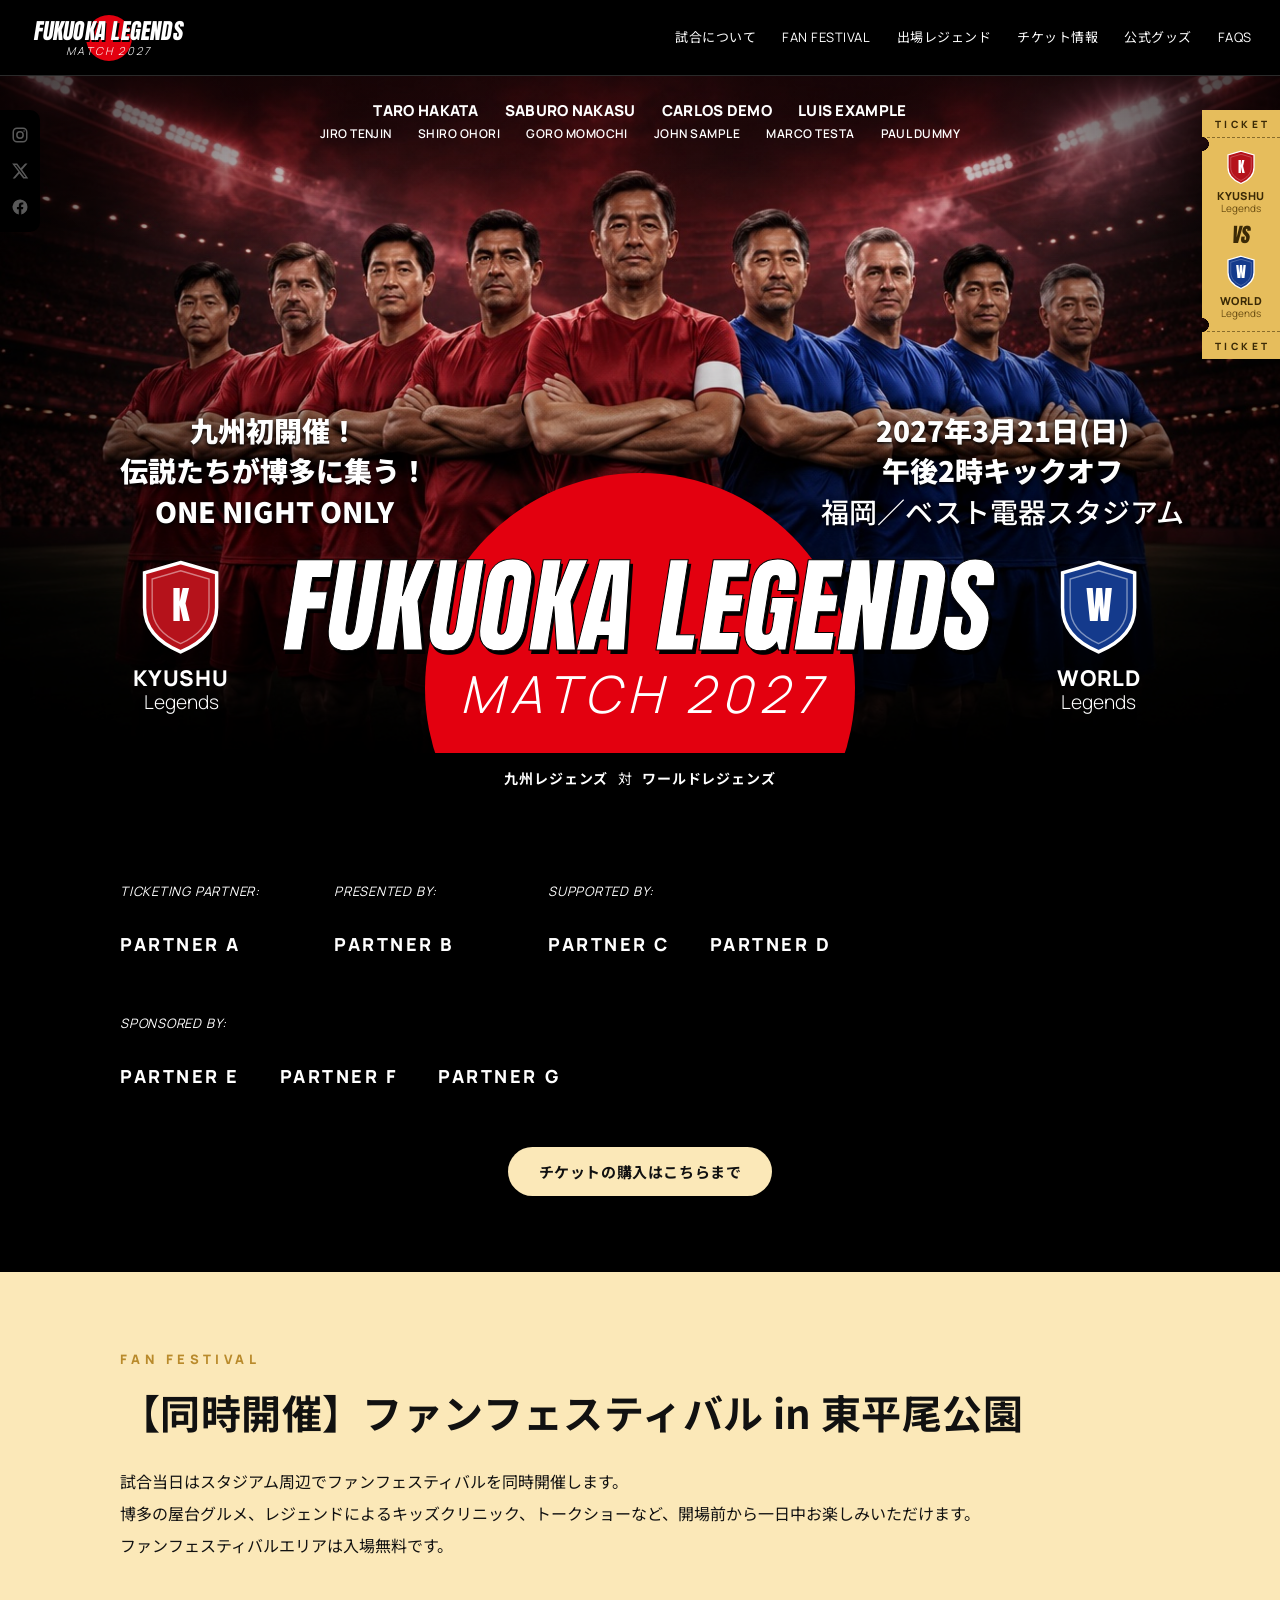
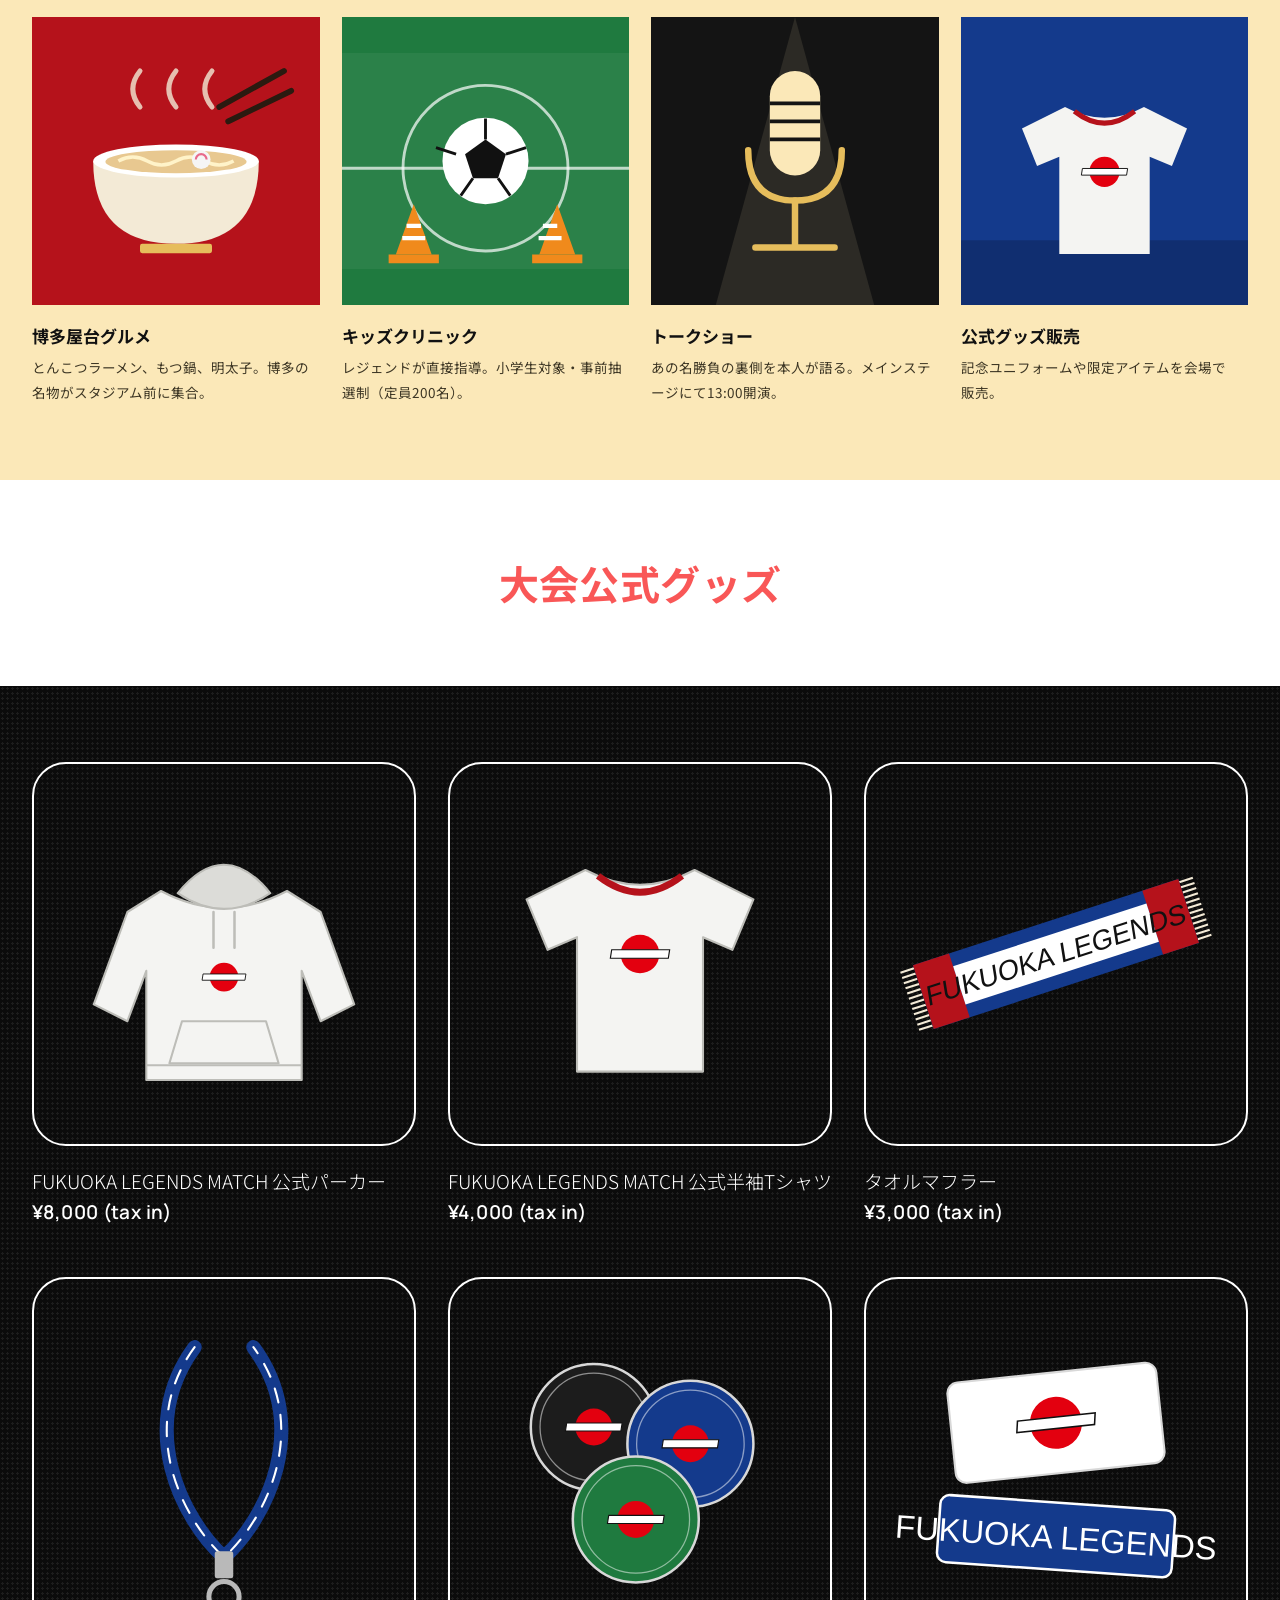
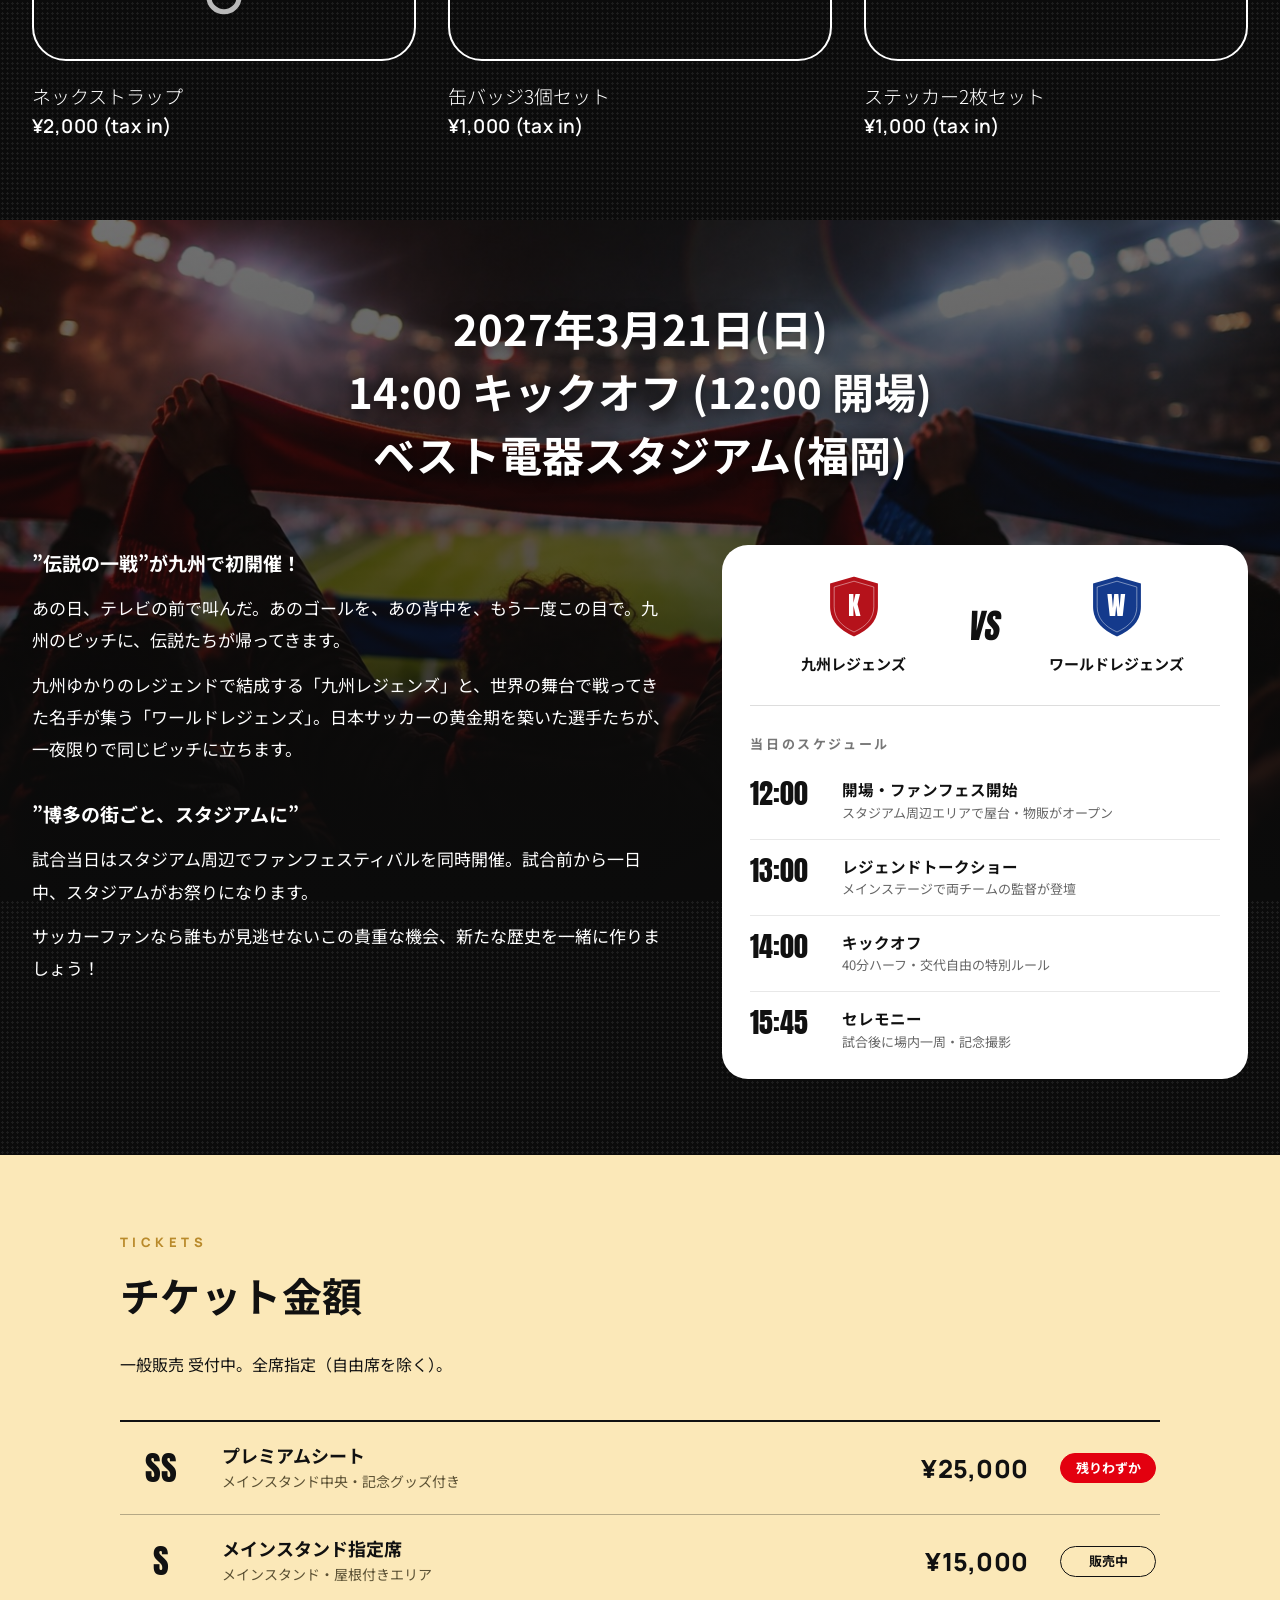
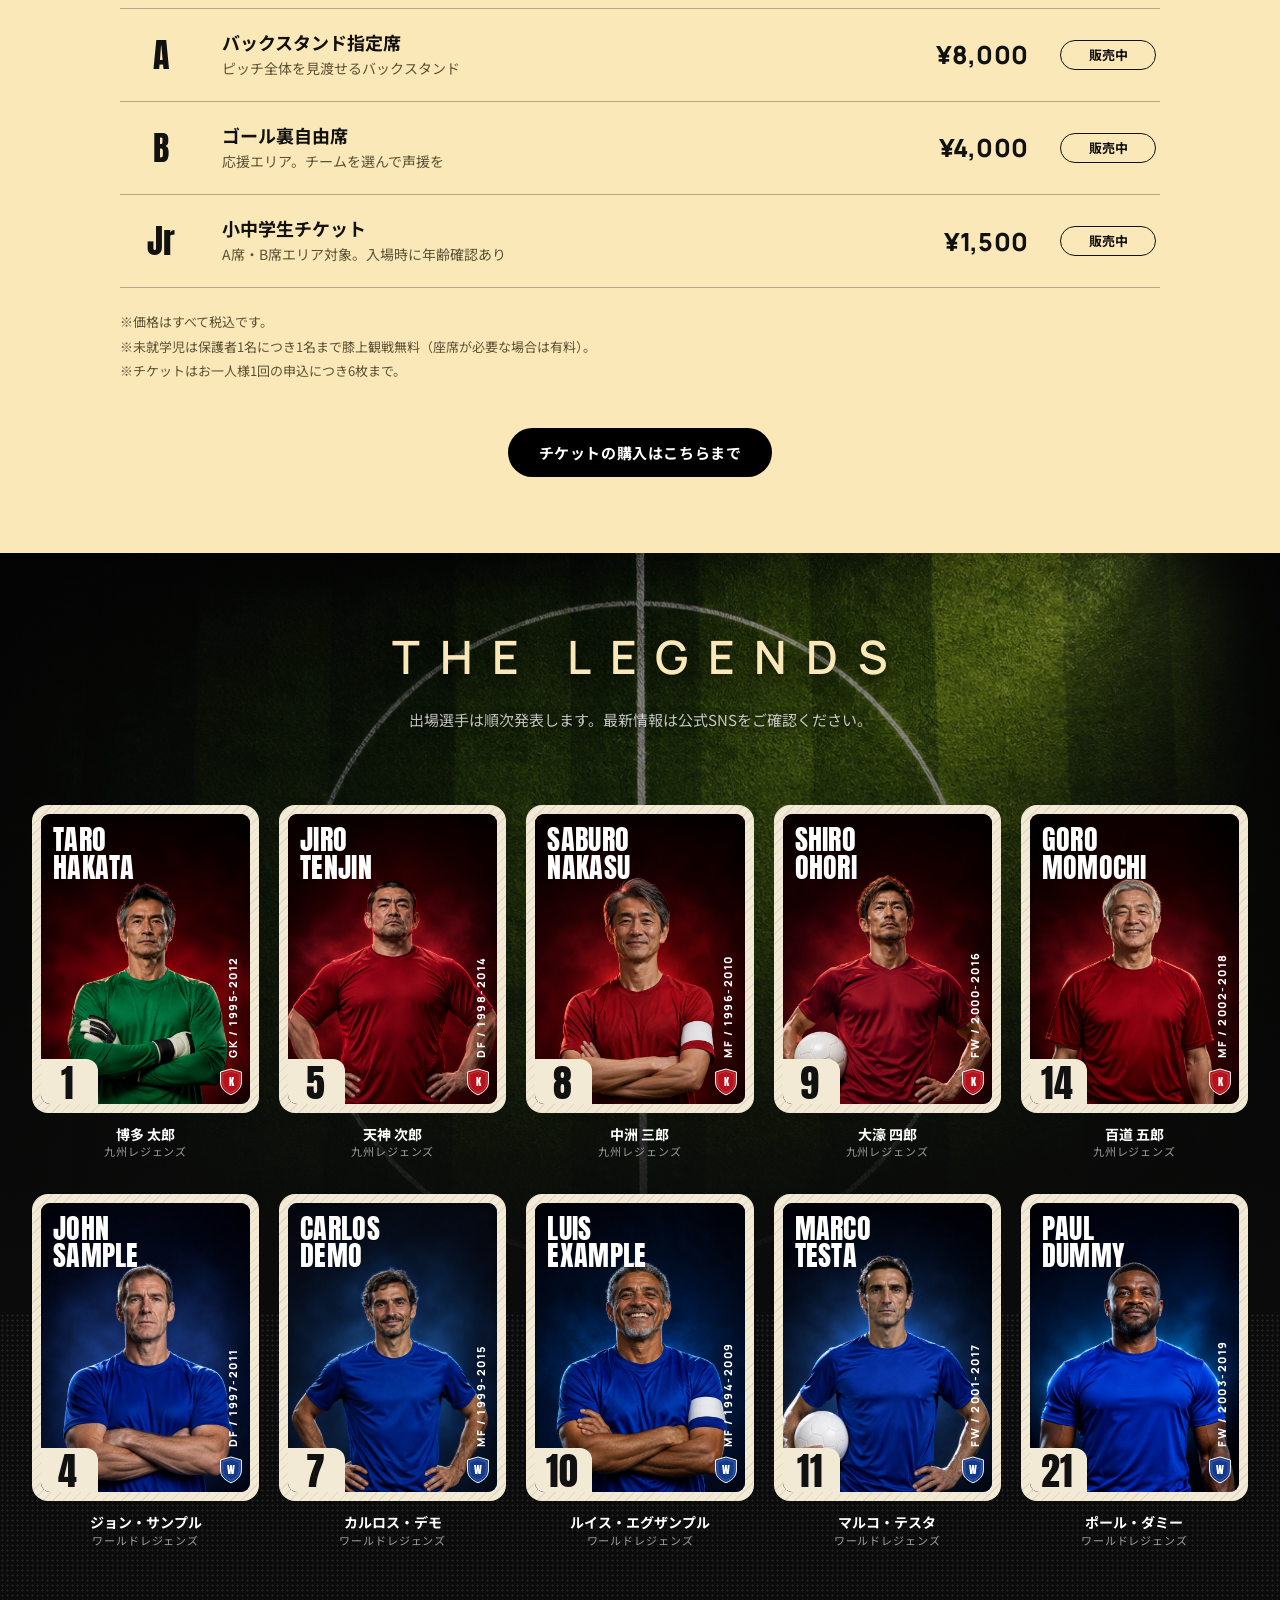
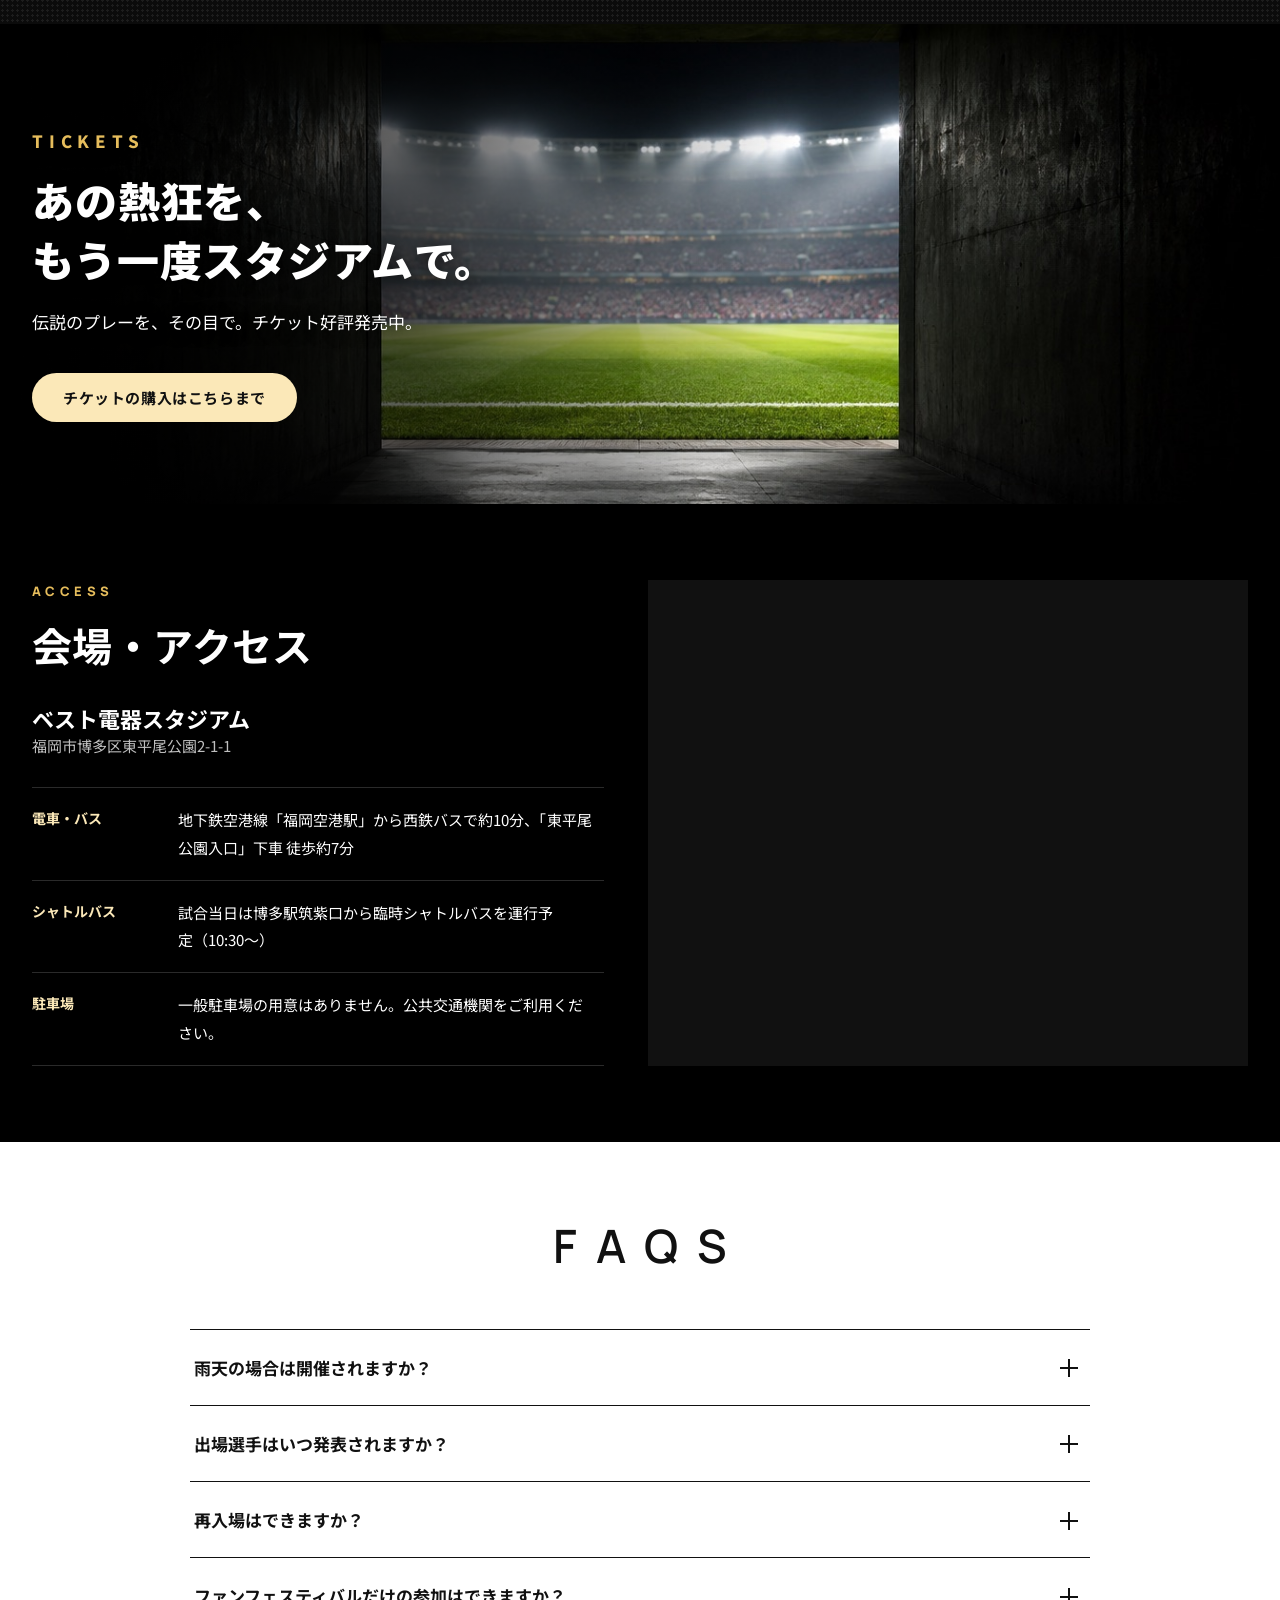
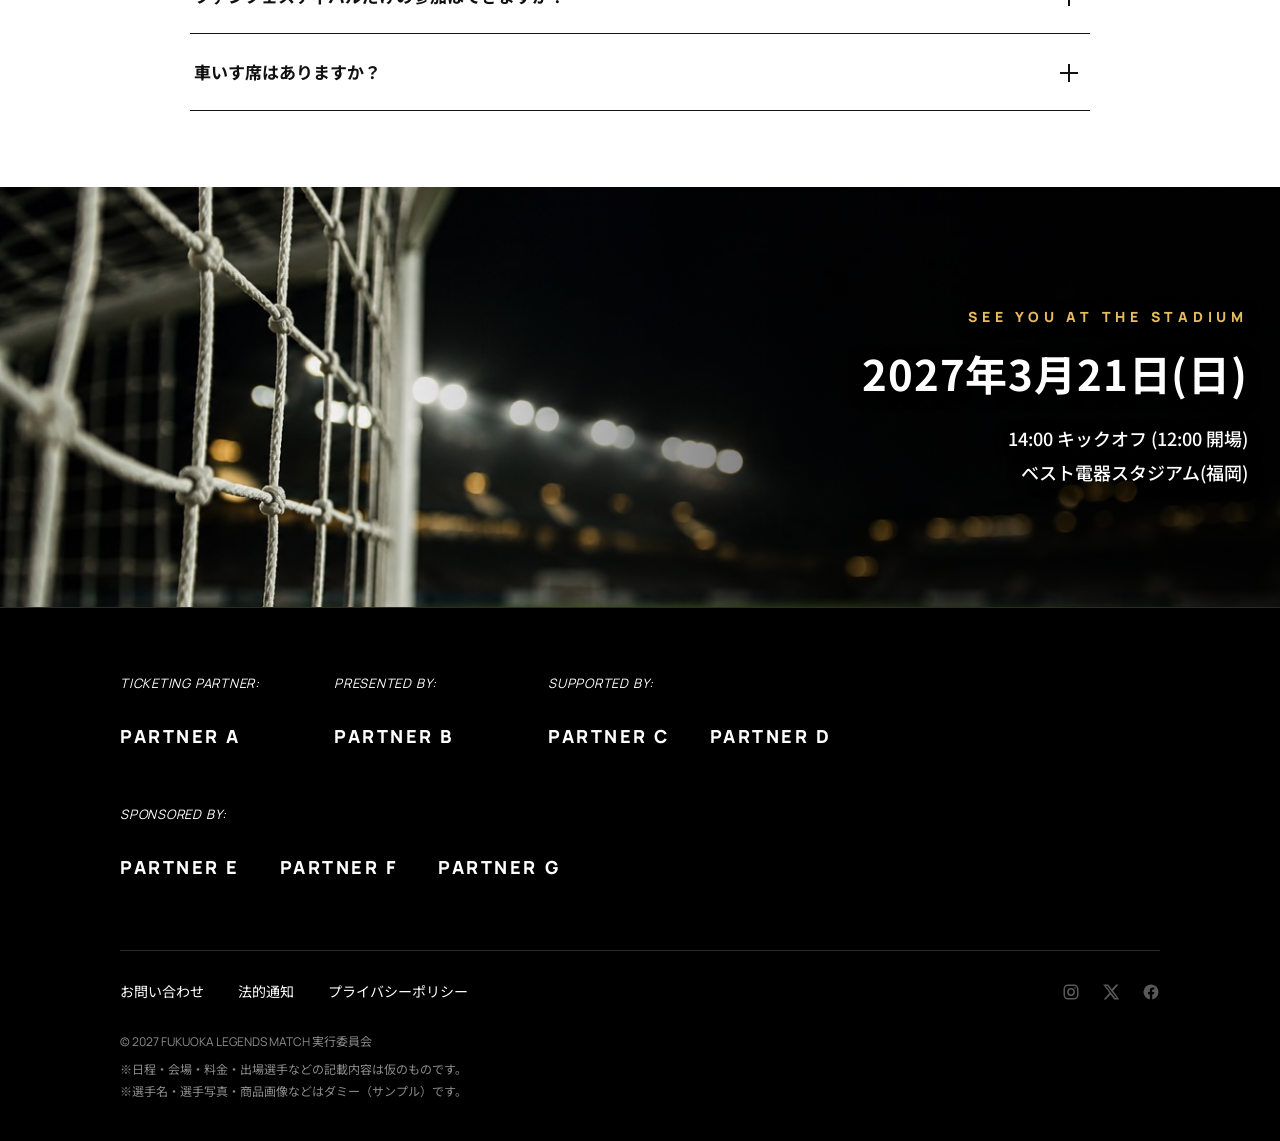
<file: index.html>
<!doctype html>
<html lang="ja">
<head>
<meta charset="utf-8">
<meta name="viewport" content="width=device-width, initial-scale=1">
<title>FUKUOKA LEGENDS MATCH 2027｜福岡レジェンズマッチ 公式サイト</title>
<meta name="description" content="九州レジェンズ 対 ワールドレジェンズ。伝説の選手たちが博多に集う、一夜限りのレジェンドマッチ。2027年3月21日(日) ベスト電器スタジアム。">
<meta name="robots" content="noindex,nofollow">
<meta property="og:title" content="FUKUOKA LEGENDS MATCH 2027｜福岡レジェンズマッチ 公式サイト">
<meta property="og:description" content="九州レジェンズ 対 ワールドレジェンズ。伝説の選手たちが博多に集う、一夜限りのレジェンドマッチ。2027年3月21日(日) ベスト電器スタジアム。">
<meta property="og:type" content="website">
<meta property="og:image" content="uploads/dummy/keyvisual-lineup.jpg">
<link rel="icon" href="data:image/svg+xml,%3Csvg xmlns='http://www.w3.org/2000/svg' viewBox='0 0 64 64'%3E%3Crect width='64' height='64' fill='%23000'/%3E%3Ccircle cx='32' cy='32' r='22' fill='%23e3000f'/%3E%3Crect x='8' y='27' width='48' height='10' fill='%23fff' transform='skewX(-9)' transform-origin='32 32'/%3E%3C/svg%3E">
<link rel="preconnect" href="https://fonts.googleapis.com">
<link rel="preconnect" href="https://fonts.gstatic.com" crossorigin>
<link rel="stylesheet" href="https://fonts.googleapis.com/css2?family=Anton&family=Manrope:wght@300;400;600;800&family=Noto+Sans+JP:wght@400;500;700;900&display=swap">
<link rel="stylesheet" href="assets/site.css">
<style>:root{--team-a:#b5121b;--team-b:#143a8c}@media (min-width:901px){.hero.has-kv{background:#0d0203}.hero.has-kv::before{background:linear-gradient(90deg,rgba(0,0,0,.55),rgba(0,0,0,0) 26%,rgba(0,0,0,0) 74%,rgba(0,0,0,.55)),linear-gradient(rgba(30,3,6,.5),rgba(20,3,5,0) 26%,rgba(0,0,0,.3) 62%,rgba(0,0,0,.95) 95%),url('uploads/dummy/keyvisual-lineup.jpg') center top/cover no-repeat}}@media (max-width:900px){.has-kv .hero-kv{background-image:url('uploads/dummy/keyvisual-lineup.jpg')}}.hero:not(.has-kv)::before{background:linear-gradient(rgba(60,6,11,.5),rgba(20,3,5,.3) 45%,rgba(0,0,0,.96) 97%),url('assets/img/stadium.jpg') center/cover no-repeat}.hero:not(.has-kv)::after{display:none}@media (max-width:900px){.hero.has-kv::before{background:linear-gradient(rgba(40,4,8,.72),rgba(10,2,3,.86) 55%,#000 96%),url('assets/img/stadium.jpg') center/cover no-repeat}.hero.has-kv::after{display:none}}.about::before{background-image:linear-gradient(rgba(11,11,11,.58),rgba(11,11,11,.7) 55%,#0b0b0b),url('assets/img/crowd.jpg')}.legends::before{background-image:linear-gradient(rgba(11,11,11,.35),rgba(11,11,11,.6) 55%,#0b0b0b),url('assets/img/pitch.jpg')}.banner{background-image:url('assets/img/tunnel.jpg')}.closing{background-image:url('assets/img/net.jpg')}</style>
</head>
<body>
<a class="skip" href="#main">コンテンツにスキップ</a>

<header class="header">
  <a class="logo" href="#top" aria-label="FUKUOKA LEGENDS MATCH 2027"><span class="logo-main">FUKUOKA LEGENDS</span><span class="logo-sub">MATCH 2027</span></a>
  <nav class="nav" id="nav" aria-label="メインメニュー">
    <a href="#about">試合について</a><a href="#festival">FAN FESTIVAL</a><a href="#legends">出場レジェンド</a><a href="#tickets">チケット情報</a><a href="#goods">公式グッズ</a><a href="#faq">FAQS</a>
    <a class="nav-ticket" href="#tickets">チケット購入</a>
    <div class="nav-sns"><span class="is-off" title="Instagram（URL未設定）"><svg viewBox="0 0 24 24" fill="none" stroke="currentColor" stroke-width="2" aria-hidden="true"><rect x="3" y="3" width="18" height="18" rx="5"/><circle cx="12" cy="12" r="4.2"/><circle cx="17.4" cy="6.6" r="1" fill="currentColor" stroke="none"/></svg></span><span class="is-off" title="X（URL未設定）"><svg viewBox="0 0 24 24" fill="currentColor" aria-hidden="true"><path d="M18.9 2H22l-7.2 8.3L23 22h-6.6l-5.2-6.8L5.3 22H2.2l7.7-8.9L1.5 2h6.8l4.7 6.2L18.9 2Zm-1.2 18h1.8L7.2 3.9H5.3L17.7 20Z"/></svg></span><span class="is-off" title="Facebook（URL未設定）"><svg viewBox="0 0 24 24" fill="currentColor" aria-hidden="true"><path d="M22 12a10 10 0 1 0-11.6 9.9v-7H7.9V12h2.5V9.8c0-2.5 1.5-3.9 3.800-3.900 1.100 0 2.200.2 2.200.2v2.500h-1.200c-1.200 0-1.600.800-1.600 1.600V12h2.800l-.4 2.900h-2.300v7A10 10 0 0 0 22 12Z"/></svg></span></div>
  </nav>
  <button class="menu-btn" type="button" aria-controls="nav" aria-expanded="false" aria-label="メニューを開く"><span></span><span></span><span></span></button>
</header>

<div class="side-sns"><span class="is-off" title="Instagram（URL未設定）"><svg viewBox="0 0 24 24" fill="none" stroke="currentColor" stroke-width="2" aria-hidden="true"><rect x="3" y="3" width="18" height="18" rx="5"/><circle cx="12" cy="12" r="4.2"/><circle cx="17.4" cy="6.6" r="1" fill="currentColor" stroke="none"/></svg></span><span class="is-off" title="X（URL未設定）"><svg viewBox="0 0 24 24" fill="currentColor" aria-hidden="true"><path d="M18.9 2H22l-7.2 8.3L23 22h-6.6l-5.2-6.8L5.3 22H2.2l7.7-8.9L1.5 2h6.8l4.7 6.2L18.9 2Zm-1.2 18h1.8L7.2 3.9H5.3L17.7 20Z"/></svg></span><span class="is-off" title="Facebook（URL未設定）"><svg viewBox="0 0 24 24" fill="currentColor" aria-hidden="true"><path d="M22 12a10 10 0 1 0-11.6 9.9v-7H7.9V12h2.5V9.8c0-2.5 1.5-3.9 3.800-3.900 1.100 0 2.200.2 2.200.2v2.500h-1.200c-1.200 0-1.600.800-1.600 1.600V12h2.800l-.4 2.900h-2.300v7A10 10 0 0 0 22 12Z"/></svg></span></div>

<a class="ticket-tab" href="#tickets" aria-label="チケット購入">
  <span class="tt-word">TICKET</span>
  <span class="tt-body">
    <svg class="emblem " viewBox="0 0 60 70" role="img" aria-label="九州レジェンズ"><path d="M30 2.500 56 10v25c0 15.500-10.500 25.500-26 32C14.500 60.500 4 50.500 4 35V10z" fill="#b5121b" stroke="#fff" stroke-width="2.500"/><path d="M30 8.500 50.500 14.500V35c0 12-8 20.500-20.500 26C17.500 55.500 9.500 47 9.500 35V14.500z" fill="none" stroke="rgba(255,255,255,.45)" stroke-width="1"/><text x="30" y="45" text-anchor="middle" font-family="Anton,Impact,sans-serif" font-size="27" fill="#fff">K</text></svg><b>KYUSHU</b><i>Legends</i>
    <em>VS</em>
    <svg class="emblem " viewBox="0 0 60 70" role="img" aria-label="ワールドレジェンズ"><path d="M30 2.500 56 10v25c0 15.500-10.500 25.500-26 32C14.500 60.500 4 50.500 4 35V10z" fill="#143a8c" stroke="#fff" stroke-width="2.500"/><path d="M30 8.500 50.500 14.500V35c0 12-8 20.500-20.500 26C17.500 55.500 9.500 47 9.500 35V14.500z" fill="none" stroke="rgba(255,255,255,.45)" stroke-width="1"/><text x="30" y="45" text-anchor="middle" font-family="Anton,Impact,sans-serif" font-size="27" fill="#fff">W</text></svg><b>WORLD</b><i>Legends</i>
  </span>
  <span class="tt-word">TICKET</span>
</a>

<main id="main">
<section class="hero has-kv" id="top">
  <div class="hero-roster">
    
      <p class="roster-main"><span>TARO HAKATA</span><span>SABURO NAKASU</span><span>CARLOS DEMO</span><span>LUIS EXAMPLE</span></p>
      <p class="roster-sub"><span>JIRO TENJIN</span><span>SHIRO OHORI</span><span>GORO MOMOCHI</span><span>JOHN SAMPLE</span><span>MARCO TESTA</span><span>PAUL DUMMY</span></p>
  </div>
  <div class="hero-mid">
    <p class="hero-catch">九州初開催！<br>伝説たちが博多に集う！<br>ONE NIGHT ONLY</p>
    <div class="hero-kv" aria-hidden="true"></div>
    <p class="hero-date"><span>2027年3月21日(日)</span><span>午後2時キックオフ</span><span>福岡／ベスト電器スタジアム</span></p>
  </div>
  <div class="hero-lockup">
    <div class="hero-team"><svg class="emblem " viewBox="0 0 60 70" role="img" aria-label="九州レジェンズ"><path d="M30 2.500 56 10v25c0 15.500-10.500 25.500-26 32C14.500 60.500 4 50.500 4 35V10z" fill="#b5121b" stroke="#fff" stroke-width="2.500"/><path d="M30 8.500 50.500 14.500V35c0 12-8 20.500-20.500 26C17.500 55.500 9.500 47 9.500 35V14.500z" fill="none" stroke="rgba(255,255,255,.45)" stroke-width="1"/><text x="30" y="45" text-anchor="middle" font-family="Anton,Impact,sans-serif" font-size="27" fill="#fff">K</text></svg><b>KYUSHU</b><i>Legends</i></div>
    <h1 class="hero-logo"><span class="hl-main">FUKUOKA LEGENDS</span><span class="hl-sub">MATCH 2027</span></h1>
    <div class="hero-team"><svg class="emblem " viewBox="0 0 60 70" role="img" aria-label="ワールドレジェンズ"><path d="M30 2.500 56 10v25c0 15.500-10.500 25.500-26 32C14.500 60.500 4 50.500 4 35V10z" fill="#143a8c" stroke="#fff" stroke-width="2.500"/><path d="M30 8.500 50.500 14.500V35c0 12-8 20.500-20.500 26C17.500 55.500 9.500 47 9.500 35V14.500z" fill="none" stroke="rgba(255,255,255,.45)" stroke-width="1"/><text x="30" y="45" text-anchor="middle" font-family="Anton,Impact,sans-serif" font-size="27" fill="#fff">W</text></svg><b>WORLD</b><i>Legends</i></div>
  </div>
  <p class="hero-vs">九州レジェンズ <span>対</span> ワールドレジェンズ</p>
</section>

<section class="band band-black sponsors">
  <div class="partners">
    <div class="partner-group">
      <h3>TICKETING PARTNER:</h3>
      <ul><li><span>PARTNER A</span></li></ul>
    </div>
    <div class="partner-group">
      <h3>PRESENTED BY:</h3>
      <ul><li><span>PARTNER B</span></li></ul>
    </div>
    <div class="partner-group">
      <h3>SUPPORTED BY:</h3>
      <ul><li><span>PARTNER C</span></li><li><span>PARTNER D</span></li></ul>
    </div>
    <div class="partner-group is-wide">
      <h3>SPONSORED BY:</h3>
      <ul><li><span>PARTNER E</span></li><li><span>PARTNER F</span></li><li><span>PARTNER G</span></li></ul>
    </div></div>
  <div class="cta">
    <a class="btn btn-cream" href="#tickets">チケットの購入はこちらまで</a>
    
  </div>
</section>


<section class="band band-cream" id="festival">
  <div class="wrap">
    <p class="eyebrow">FAN FESTIVAL</p>
    <h2 class="h-jp">【同時開催】ファンフェスティバル in 東平尾公園</h2>
    <div class="lead"><p>試合当日はスタジアム周辺でファンフェスティバルを同時開催します。<br>博多の屋台グルメ、レジェンドによるキッズクリニック、トークショーなど、開場前から一日中お楽しみいただけます。<br>ファンフェスティバルエリアは入場無料です。</p></div>
  </div>
  <ul class="fes-grid">
    <li>
      <div class="fes-img"><img src="uploads/dummy/fes-yatai.svg" alt="博多屋台グルメ" loading="lazy"></div>
      <h3>博多屋台グルメ</h3><p>とんこつラーメン、もつ鍋、明太子。博多の名物がスタジアム前に集合。</p>
    </li><li>
      <div class="fes-img"><img src="uploads/dummy/fes-kids.svg" alt="キッズクリニック" loading="lazy"></div>
      <h3>キッズクリニック</h3><p>レジェンドが直接指導。小学生対象・事前抽選制（定員200名）。</p>
    </li><li>
      <div class="fes-img"><img src="uploads/dummy/fes-talk.svg" alt="トークショー" loading="lazy"></div>
      <h3>トークショー</h3><p>あの名勝負の裏側を本人が語る。メインステージにて13:00開演。</p>
    </li><li>
      <div class="fes-img"><img src="uploads/dummy/fes-goods.svg" alt="公式グッズ販売" loading="lazy"></div>
      <h3>公式グッズ販売</h3><p>記念ユニフォームや限定アイテムを会場で販売。</p>
    </li>
  </ul>
  
</section>


<section class="band band-white goods-head" id="goods"><h2 class="h-jp h-coral">大会公式グッズ</h2></section>
<section class="band band-dots goods">
  <ul class="goods-grid">
    <li>
      <div class="goods-img"><img src="uploads/dummy/goods-hoodie.svg" alt="FUKUOKA LEGENDS MATCH 公式パーカー" loading="lazy"></div>
      <h3>FUKUOKA LEGENDS MATCH 公式パーカー</h3><p>¥8,000 (tax in)</p>
    </li><li>
      <div class="goods-img"><img src="uploads/dummy/goods-tshirt.svg" alt="FUKUOKA LEGENDS MATCH 公式半袖Tシャツ" loading="lazy"></div>
      <h3>FUKUOKA LEGENDS MATCH 公式半袖Tシャツ</h3><p>¥4,000 (tax in)</p>
    </li><li>
      <div class="goods-img"><img src="uploads/dummy/goods-muffler.svg" alt="タオルマフラー" loading="lazy"></div>
      <h3>タオルマフラー</h3><p>¥3,000 (tax in)</p>
    </li><li>
      <div class="goods-img"><img src="uploads/dummy/goods-strap.svg" alt="ネックストラップ" loading="lazy"></div>
      <h3>ネックストラップ</h3><p>¥2,000 (tax in)</p>
    </li><li>
      <div class="goods-img"><img src="uploads/dummy/goods-badges.svg" alt="缶バッジ3個セット" loading="lazy"></div>
      <h3>缶バッジ3個セット</h3><p>¥1,000 (tax in)</p>
    </li><li>
      <div class="goods-img"><img src="uploads/dummy/goods-stickers.svg" alt="ステッカー2枚セット" loading="lazy"></div>
      <h3>ステッカー2枚セット</h3><p>¥1,000 (tax in)</p>
    </li>
  </ul>
  
</section>

<section class="band band-dots about" id="about">
  <div class="match-head">
    <p>2027年3月21日(日)</p><p>14:00 キックオフ (12:00 開場)</p><p>ベスト電器スタジアム(福岡)</p>
  </div>
  <div class="about-grid">
    <div class="about-text">
      <h3>”伝説の一戦”が九州で初開催！</h3><p>あの日、テレビの前で叫んだ。あのゴールを、あの背中を、もう一度この目で。九州のピッチに、伝説たちが帰ってきます。</p><p>九州ゆかりのレジェンドで結成する「九州レジェンズ」と、世界の舞台で戦ってきた名手が集う「ワールドレジェンズ」。日本サッカーの黄金期を築いた選手たちが、一夜限りで同じピッチに立ちます。</p><h3>”博多の街ごと、スタジアムに”</h3><p>試合当日はスタジアム周辺でファンフェスティバルを同時開催。試合前から一日中、スタジアムがお祭りになります。</p><p>サッカーファンなら誰もが見逃せないこの貴重な機会、新たな歴史を一緒に作りましょう！</p>
    </div>
    
    <aside class="timetable">
      <div class="tt-match">
        <div><svg class="emblem " viewBox="0 0 60 70" role="img" aria-label="九州レジェンズ"><path d="M30 2.500 56 10v25c0 15.500-10.500 25.500-26 32C14.500 60.500 4 50.500 4 35V10z" fill="#b5121b" stroke="#fff" stroke-width="2.500"/><path d="M30 8.500 50.500 14.500V35c0 12-8 20.500-20.500 26C17.500 55.500 9.500 47 9.500 35V14.500z" fill="none" stroke="rgba(255,255,255,.45)" stroke-width="1"/><text x="30" y="45" text-anchor="middle" font-family="Anton,Impact,sans-serif" font-size="27" fill="#fff">K</text></svg><b>九州レジェンズ</b></div><span>VS</span><div><svg class="emblem " viewBox="0 0 60 70" role="img" aria-label="ワールドレジェンズ"><path d="M30 2.500 56 10v25c0 15.500-10.500 25.500-26 32C14.500 60.500 4 50.500 4 35V10z" fill="#143a8c" stroke="#fff" stroke-width="2.500"/><path d="M30 8.500 50.500 14.500V35c0 12-8 20.500-20.500 26C17.500 55.500 9.500 47 9.500 35V14.500z" fill="none" stroke="rgba(255,255,255,.45)" stroke-width="1"/><text x="30" y="45" text-anchor="middle" font-family="Anton,Impact,sans-serif" font-size="27" fill="#fff">W</text></svg><b>ワールドレジェンズ</b></div>
      </div>
      <h3>当日のスケジュール</h3>
      <ol><li><time>12:00</time><div><b>開場・ファンフェス開始</b><span>スタジアム周辺エリアで屋台・物販がオープン</span></div></li><li><time>13:00</time><div><b>レジェンドトークショー</b><span>メインステージで両チームの監督が登壇</span></div></li><li><time>14:00</time><div><b>キックオフ</b><span>40分ハーフ・交代自由の特別ルール</span></div></li><li><time>15:45</time><div><b>セレモニー</b><span>試合後に場内一周・記念撮影</span></div></li></ol>
    </aside>
  </div>
</section>

<section class="band band-cream tickets" id="tickets">
  <div class="wrap">
    <p class="eyebrow">TICKETS</p>
    <h2 class="h-jp">チケット金額</h2>
    <p class="lead">一般販売 受付中。全席指定（自由席を除く）。</p>
    <ul class="ticket-list">
      <li>
        <span class="tk-rank">SS</span>
        <div class="tk-name"><b>プレミアムシート</b><span>メインスタンド中央・記念グッズ付き</span></div>
        <span class="tk-price">¥25,000</span>
        <span class="tk-status is-few">残りわずか</span>
      </li><li>
        <span class="tk-rank">S</span>
        <div class="tk-name"><b>メインスタンド指定席</b><span>メインスタンド・屋根付きエリア</span></div>
        <span class="tk-price">¥15,000</span>
        <span class="tk-status">販売中</span>
      </li><li>
        <span class="tk-rank">A</span>
        <div class="tk-name"><b>バックスタンド指定席</b><span>ピッチ全体を見渡せるバックスタンド</span></div>
        <span class="tk-price">¥8,000</span>
        <span class="tk-status">販売中</span>
      </li><li>
        <span class="tk-rank">B</span>
        <div class="tk-name"><b>ゴール裏自由席</b><span>応援エリア。チームを選んで声援を</span></div>
        <span class="tk-price">¥4,000</span>
        <span class="tk-status">販売中</span>
      </li><li>
        <span class="tk-rank">Jr</span>
        <div class="tk-name"><b>小中学生チケット</b><span>A席・B席エリア対象。入場時に年齢確認あり</span></div>
        <span class="tk-price">¥1,500</span>
        <span class="tk-status">販売中</span>
      </li>
    </ul>
    <p class="note">※価格はすべて税込です。<br>※未就学児は保護者1名につき1名まで膝上観戦無料（座席が必要な場合は有料）。<br>※チケットはお一人様1回の申込につき6枚まで。</p>
    <div class="cta"><a class="btn btn-black" href="#tickets">チケットの購入はこちらまで</a></div>
  </div>
</section>

<section class="band band-dots legends" id="legends">
  <h2 class="h-wide">THE LEGENDS</h2>
  <p class="legends-lead">出場選手は順次発表します。最新情報は公式SNSをご確認ください。</p>
  <ul class="cards"><li class="card card-a">
      <div class="card-frame"><div class="card-in">
        <img src="uploads/dummy/player-01.jpg" alt="博多 太郎" loading="lazy">
        <p class="card-name">TARO<br>HAKATA</p>
        <span class="card-num">1</span>
        <span class="card-side">GK / 1995-2012</span>
        <span class="card-team"><svg class="emblem " viewBox="0 0 60 70" role="img" aria-label="九州レジェンズ"><path d="M30 2.500 56 10v25c0 15.500-10.500 25.500-26 32C14.500 60.500 4 50.500 4 35V10z" fill="#b5121b" stroke="#fff" stroke-width="2.500"/><path d="M30 8.500 50.500 14.500V35c0 12-8 20.500-20.500 26C17.500 55.500 9.500 47 9.500 35V14.500z" fill="none" stroke="rgba(255,255,255,.45)" stroke-width="1"/><text x="30" y="45" text-anchor="middle" font-family="Anton,Impact,sans-serif" font-size="27" fill="#fff">K</text></svg></span>
      </div></div>
      <p class="card-jp">博多 太郎<small>九州レジェンズ</small></p>
    </li><li class="card card-a">
      <div class="card-frame"><div class="card-in">
        <img src="uploads/dummy/player-02.jpg" alt="天神 次郎" loading="lazy">
        <p class="card-name">JIRO<br>TENJIN</p>
        <span class="card-num">5</span>
        <span class="card-side">DF / 1998-2014</span>
        <span class="card-team"><svg class="emblem " viewBox="0 0 60 70" role="img" aria-label="九州レジェンズ"><path d="M30 2.500 56 10v25c0 15.500-10.500 25.500-26 32C14.500 60.500 4 50.500 4 35V10z" fill="#b5121b" stroke="#fff" stroke-width="2.500"/><path d="M30 8.500 50.500 14.500V35c0 12-8 20.500-20.500 26C17.500 55.500 9.500 47 9.500 35V14.500z" fill="none" stroke="rgba(255,255,255,.45)" stroke-width="1"/><text x="30" y="45" text-anchor="middle" font-family="Anton,Impact,sans-serif" font-size="27" fill="#fff">K</text></svg></span>
      </div></div>
      <p class="card-jp">天神 次郎<small>九州レジェンズ</small></p>
    </li><li class="card card-a">
      <div class="card-frame"><div class="card-in">
        <img src="uploads/dummy/player-03.jpg" alt="中洲 三郎" loading="lazy">
        <p class="card-name">SABURO<br>NAKASU</p>
        <span class="card-num">8</span>
        <span class="card-side">MF / 1996-2010</span>
        <span class="card-team"><svg class="emblem " viewBox="0 0 60 70" role="img" aria-label="九州レジェンズ"><path d="M30 2.500 56 10v25c0 15.500-10.500 25.500-26 32C14.500 60.500 4 50.500 4 35V10z" fill="#b5121b" stroke="#fff" stroke-width="2.500"/><path d="M30 8.500 50.500 14.500V35c0 12-8 20.500-20.500 26C17.500 55.500 9.500 47 9.500 35V14.500z" fill="none" stroke="rgba(255,255,255,.45)" stroke-width="1"/><text x="30" y="45" text-anchor="middle" font-family="Anton,Impact,sans-serif" font-size="27" fill="#fff">K</text></svg></span>
      </div></div>
      <p class="card-jp">中洲 三郎<small>九州レジェンズ</small></p>
    </li><li class="card card-a">
      <div class="card-frame"><div class="card-in">
        <img src="uploads/dummy/player-04.jpg" alt="大濠 四郎" loading="lazy">
        <p class="card-name">SHIRO<br>OHORI</p>
        <span class="card-num">9</span>
        <span class="card-side">FW / 2000-2016</span>
        <span class="card-team"><svg class="emblem " viewBox="0 0 60 70" role="img" aria-label="九州レジェンズ"><path d="M30 2.500 56 10v25c0 15.500-10.500 25.500-26 32C14.500 60.500 4 50.500 4 35V10z" fill="#b5121b" stroke="#fff" stroke-width="2.500"/><path d="M30 8.500 50.500 14.500V35c0 12-8 20.500-20.500 26C17.500 55.500 9.500 47 9.500 35V14.500z" fill="none" stroke="rgba(255,255,255,.45)" stroke-width="1"/><text x="30" y="45" text-anchor="middle" font-family="Anton,Impact,sans-serif" font-size="27" fill="#fff">K</text></svg></span>
      </div></div>
      <p class="card-jp">大濠 四郎<small>九州レジェンズ</small></p>
    </li><li class="card card-a">
      <div class="card-frame"><div class="card-in">
        <img src="uploads/dummy/player-05.jpg" alt="百道 五郎" loading="lazy">
        <p class="card-name">GORO<br>MOMOCHI</p>
        <span class="card-num">14</span>
        <span class="card-side">MF / 2002-2018</span>
        <span class="card-team"><svg class="emblem " viewBox="0 0 60 70" role="img" aria-label="九州レジェンズ"><path d="M30 2.500 56 10v25c0 15.500-10.500 25.500-26 32C14.500 60.500 4 50.500 4 35V10z" fill="#b5121b" stroke="#fff" stroke-width="2.500"/><path d="M30 8.500 50.500 14.500V35c0 12-8 20.500-20.500 26C17.500 55.500 9.500 47 9.500 35V14.500z" fill="none" stroke="rgba(255,255,255,.45)" stroke-width="1"/><text x="30" y="45" text-anchor="middle" font-family="Anton,Impact,sans-serif" font-size="27" fill="#fff">K</text></svg></span>
      </div></div>
      <p class="card-jp">百道 五郎<small>九州レジェンズ</small></p>
    </li><li class="card card-b">
      <div class="card-frame"><div class="card-in">
        <img src="uploads/dummy/player-06.jpg" alt="ジョン・サンプル" loading="lazy">
        <p class="card-name">JOHN<br>SAMPLE</p>
        <span class="card-num">4</span>
        <span class="card-side">DF / 1997-2011</span>
        <span class="card-team"><svg class="emblem " viewBox="0 0 60 70" role="img" aria-label="ワールドレジェンズ"><path d="M30 2.500 56 10v25c0 15.500-10.500 25.500-26 32C14.500 60.500 4 50.500 4 35V10z" fill="#143a8c" stroke="#fff" stroke-width="2.500"/><path d="M30 8.500 50.500 14.500V35c0 12-8 20.500-20.500 26C17.500 55.500 9.500 47 9.500 35V14.500z" fill="none" stroke="rgba(255,255,255,.45)" stroke-width="1"/><text x="30" y="45" text-anchor="middle" font-family="Anton,Impact,sans-serif" font-size="27" fill="#fff">W</text></svg></span>
      </div></div>
      <p class="card-jp">ジョン・サンプル<small>ワールドレジェンズ</small></p>
    </li><li class="card card-b">
      <div class="card-frame"><div class="card-in">
        <img src="uploads/dummy/player-07.jpg" alt="カルロス・デモ" loading="lazy">
        <p class="card-name">CARLOS<br>DEMO</p>
        <span class="card-num">7</span>
        <span class="card-side">MF / 1999-2015</span>
        <span class="card-team"><svg class="emblem " viewBox="0 0 60 70" role="img" aria-label="ワールドレジェンズ"><path d="M30 2.500 56 10v25c0 15.500-10.500 25.500-26 32C14.500 60.500 4 50.500 4 35V10z" fill="#143a8c" stroke="#fff" stroke-width="2.500"/><path d="M30 8.500 50.500 14.500V35c0 12-8 20.500-20.500 26C17.500 55.500 9.500 47 9.500 35V14.500z" fill="none" stroke="rgba(255,255,255,.45)" stroke-width="1"/><text x="30" y="45" text-anchor="middle" font-family="Anton,Impact,sans-serif" font-size="27" fill="#fff">W</text></svg></span>
      </div></div>
      <p class="card-jp">カルロス・デモ<small>ワールドレジェンズ</small></p>
    </li><li class="card card-b">
      <div class="card-frame"><div class="card-in">
        <img src="uploads/dummy/player-08.jpg" alt="ルイス・エグザンプル" loading="lazy">
        <p class="card-name">LUIS<br>EXAMPLE</p>
        <span class="card-num">10</span>
        <span class="card-side">MF / 1994-2009</span>
        <span class="card-team"><svg class="emblem " viewBox="0 0 60 70" role="img" aria-label="ワールドレジェンズ"><path d="M30 2.500 56 10v25c0 15.500-10.500 25.500-26 32C14.500 60.500 4 50.500 4 35V10z" fill="#143a8c" stroke="#fff" stroke-width="2.500"/><path d="M30 8.500 50.500 14.500V35c0 12-8 20.500-20.500 26C17.500 55.500 9.500 47 9.500 35V14.500z" fill="none" stroke="rgba(255,255,255,.45)" stroke-width="1"/><text x="30" y="45" text-anchor="middle" font-family="Anton,Impact,sans-serif" font-size="27" fill="#fff">W</text></svg></span>
      </div></div>
      <p class="card-jp">ルイス・エグザンプル<small>ワールドレジェンズ</small></p>
    </li><li class="card card-b">
      <div class="card-frame"><div class="card-in">
        <img src="uploads/dummy/player-09.jpg" alt="マルコ・テスタ" loading="lazy">
        <p class="card-name">MARCO<br>TESTA</p>
        <span class="card-num">11</span>
        <span class="card-side">FW / 2001-2017</span>
        <span class="card-team"><svg class="emblem " viewBox="0 0 60 70" role="img" aria-label="ワールドレジェンズ"><path d="M30 2.500 56 10v25c0 15.500-10.500 25.500-26 32C14.500 60.500 4 50.500 4 35V10z" fill="#143a8c" stroke="#fff" stroke-width="2.500"/><path d="M30 8.500 50.500 14.500V35c0 12-8 20.500-20.500 26C17.500 55.500 9.500 47 9.500 35V14.500z" fill="none" stroke="rgba(255,255,255,.45)" stroke-width="1"/><text x="30" y="45" text-anchor="middle" font-family="Anton,Impact,sans-serif" font-size="27" fill="#fff">W</text></svg></span>
      </div></div>
      <p class="card-jp">マルコ・テスタ<small>ワールドレジェンズ</small></p>
    </li><li class="card card-b">
      <div class="card-frame"><div class="card-in">
        <img src="uploads/dummy/player-10.jpg" alt="ポール・ダミー" loading="lazy">
        <p class="card-name">PAUL<br>DUMMY</p>
        <span class="card-num">21</span>
        <span class="card-side">FW / 2003-2019</span>
        <span class="card-team"><svg class="emblem " viewBox="0 0 60 70" role="img" aria-label="ワールドレジェンズ"><path d="M30 2.500 56 10v25c0 15.500-10.500 25.500-26 32C14.500 60.500 4 50.500 4 35V10z" fill="#143a8c" stroke="#fff" stroke-width="2.500"/><path d="M30 8.500 50.500 14.500V35c0 12-8 20.500-20.500 26C17.500 55.500 9.500 47 9.500 35V14.500z" fill="none" stroke="rgba(255,255,255,.45)" stroke-width="1"/><text x="30" y="45" text-anchor="middle" font-family="Anton,Impact,sans-serif" font-size="27" fill="#fff">W</text></svg></span>
      </div></div>
      <p class="card-jp">ポール・ダミー<small>ワールドレジェンズ</small></p>
    </li></ul>
</section>


<section class="photo-band banner">
  <div class="photo-band-in">
    <p class="eyebrow">TICKETS</p>
    <h2>あの熱狂を、<br>もう一度スタジアムで。</h2>
    <p>伝説のプレーを、その目で。チケット好評発売中。</p>
    <a class="btn btn-cream" href="#tickets">チケットの購入はこちらまで</a>
  </div>
</section>

<section class="band band-black access" id="access">
  <div class="access-grid">
    <div>
      <p class="eyebrow">ACCESS</p>
      <h2 class="h-jp">会場・アクセス</h2>
      <p class="access-venue">ベスト電器スタジアム<small>福岡市博多区東平尾公園2-1-1</small></p>
      <dl><div><dt>電車・バス</dt><dd>地下鉄空港線「福岡空港駅」から西鉄バスで約10分、「東平尾公園入口」下車 徒歩約7分</dd></div><div><dt>シャトルバス</dt><dd>試合当日は博多駅筑紫口から臨時シャトルバスを運行予定（10:30〜）</dd></div><div><dt>駐車場</dt><dd>一般駐車場の用意はありません。公共交通機関をご利用ください。</dd></div></dl>
    </div>
    <iframe title="会場の地図" loading="lazy" referrerpolicy="no-referrer" src="https://www.google.com/maps?q=%E3%83%99%E3%82%B9%E3%83%88%E9%9B%BB%E5%99%A8%E3%82%B9%E3%82%BF%E3%82%B8%E3%82%A2%E3%83%A0&output=embed&hl=ja"></iframe>
  </div>
</section>


<section class="band band-white faq" id="faq">
  <div class="wrap">
    <h2 class="h-wide h-dark">FAQS</h2>
    <details><summary>雨天の場合は開催されますか？</summary><div><p>雨天決行です。荒天などで中止となる場合は、前日18:00までに公式サイトとSNSでお知らせします。中止時はチケット代金を払い戻します。</p></div></details><details><summary>出場選手はいつ発表されますか？</summary><div><p>出場選手は順次発表します。最新情報は公式Instagram・Xでお知らせします。選手の出場は怪我などにより変更となる場合があります。</p></div></details><details><summary>再入場はできますか？</summary><div><p>試合開始前に限り再入場できます。ゲートで再入場スタンプを受けてください。キックオフ以降の再入場はできません。</p></div></details><details><summary>ファンフェスティバルだけの参加はできますか？</summary><div><p>ファンフェスティバルエリアは入場無料です。キッズクリニックのみ事前抽選制で、試合チケットをお持ちの方が対象です。</p></div></details><details><summary>車いす席はありますか？</summary><div><p>メインスタンドに車いす席をご用意しています。購入方法はチケット販売ページの「車いす席」をご確認ください。</p></div></details>
  </div>
</section>

<section class="photo-band closing">
  <div class="photo-band-in">
    <p class="closing-en">SEE YOU AT THE STADIUM</p>
    <h2>2027年3月21日(日)</h2>
    <p>14:00 キックオフ (12:00 開場)<br>ベスト電器スタジアム(福岡)</p>
  </div>
</section>
</main>

<footer class="footer">
  <div class="partners">
    <div class="partner-group">
      <h3>TICKETING PARTNER:</h3>
      <ul><li><span>PARTNER A</span></li></ul>
    </div>
    <div class="partner-group">
      <h3>PRESENTED BY:</h3>
      <ul><li><span>PARTNER B</span></li></ul>
    </div>
    <div class="partner-group">
      <h3>SUPPORTED BY:</h3>
      <ul><li><span>PARTNER C</span></li><li><span>PARTNER D</span></li></ul>
    </div>
    <div class="partner-group is-wide">
      <h3>SPONSORED BY:</h3>
      <ul><li><span>PARTNER E</span></li><li><span>PARTNER F</span></li><li><span>PARTNER G</span></li></ul>
    </div></div>
  <div class="footer-bottom">
    <ul class="footer-links"><li><span>お問い合わせ</span></li><li><span>法的通知</span></li><li><span>プライバシーポリシー</span></li></ul>
    <div class="footer-sns"><span class="is-off" title="Instagram（URL未設定）"><svg viewBox="0 0 24 24" fill="none" stroke="currentColor" stroke-width="2" aria-hidden="true"><rect x="3" y="3" width="18" height="18" rx="5"/><circle cx="12" cy="12" r="4.2"/><circle cx="17.4" cy="6.6" r="1" fill="currentColor" stroke="none"/></svg></span><span class="is-off" title="X（URL未設定）"><svg viewBox="0 0 24 24" fill="currentColor" aria-hidden="true"><path d="M18.9 2H22l-7.2 8.3L23 22h-6.6l-5.2-6.8L5.3 22H2.2l7.7-8.9L1.5 2h6.8l4.7 6.2L18.9 2Zm-1.2 18h1.8L7.2 3.9H5.3L17.7 20Z"/></svg></span><span class="is-off" title="Facebook（URL未設定）"><svg viewBox="0 0 24 24" fill="currentColor" aria-hidden="true"><path d="M22 12a10 10 0 1 0-11.6 9.9v-7H7.9V12h2.5V9.8c0-2.5 1.5-3.9 3.800-3.900 1.100 0 2.200.2 2.200.2v2.500h-1.200c-1.200 0-1.600.800-1.600 1.600V12h2.800l-.4 2.900h-2.300v7A10 10 0 0 0 22 12Z"/></svg></span></div>
  </div>
  <p class="copy">© 2027 FUKUOKA LEGENDS MATCH 実行委員会</p>
  <p class="disclaimer">※日程・会場・料金・出場選手などの記載内容は仮のものです。<br>※選手名・選手写真・商品画像などはダミー（サンプル）です。</p>
</footer>

<a class="ticket-bar" href="#tickets">チケットを購入する</a>
<script src="assets/site.js"></script>
</body>
</html>
</file>
<file: assets/site.css>
/* FUKUOKA LEGENDS MATCH — 公開サイト */
:root{
  --black:#000;
  --ink:#0b0b0b;
  --cream:#fbe8b8;
  --gold:#e6bd5c;
  --gold-deep:#b98a2b;
  --red:#e3000f;
  --coral:#f95757;
  --line:#2a2a2a;
  --header-h:76px;
  --f-en:"Manrope","Noto Sans JP",sans-serif;
  --f-jp:"Noto Sans JP","Hiragino Sans","Yu Gothic",sans-serif;
  --f-display:"Anton","Impact","Arial Narrow",sans-serif;
  --dots:radial-gradient(rgba(255,255,255,.075) 1px,transparent 1.3px);
}
*,*::before,*::after{box-sizing:border-box}
html{scroll-behavior:smooth;scroll-padding-top:var(--header-h);-webkit-text-size-adjust:100%}
body{margin:0;background:var(--black);color:#fff;font-family:var(--f-en);font-size:16px;line-height:1.8;-webkit-font-smoothing:antialiased}
img,svg,iframe{display:block;max-width:100%}
a{color:inherit;text-decoration:none}
ul,ol,dl,dd,p,h1,h2,h3{margin:0;padding:0}
ul,ol{list-style:none}
.skip{position:absolute;left:-9999px}
.skip:focus{left:12px;top:12px;z-index:100;background:#fff;color:#000;padding:8px 14px}
:focus-visible{outline:2px solid var(--gold);outline-offset:3px}

/* ---------- header ---------- */
.header{position:fixed;inset:0 0 auto 0;z-index:50;height:var(--header-h);display:flex;align-items:center;justify-content:space-between;padding:0 40px;background:var(--black);border-bottom:1px solid var(--line)}
.logo{position:relative;display:flex;flex-direction:column;align-items:center;line-height:1;padding:0 6px;isolation:isolate}
.logo::before{content:"";position:absolute;z-index:-1;left:50%;top:50%;width:46px;height:46px;border-radius:50%;background:var(--red);transform:translate(-50%,-50%)}
.logo img{height:52px;width:auto}
.logo:has(img)::before{display:none}
.logo-main{font-family:var(--f-display);font-size:22px;letter-spacing:.01em;transform:skewX(-9deg);text-shadow:0 0 0 #000,1.500px 1.500px 0 #000}
.logo-sub{margin-top:3px;font-size:11px;font-weight:300;font-style:italic;letter-spacing:.2em;color:#fff}
.nav{display:flex;align-items:center;gap:34px;font-size:14px;letter-spacing:.04em}
.nav>a{position:relative;padding:6px 0}
.nav>a::after{content:"";position:absolute;left:0;right:0;bottom:0;height:1px;background:var(--gold);transform:scaleX(0);transform-origin:left;transition:transform .25s}
.nav>a:hover::after{transform:scaleX(1)}
.nav-ticket,.nav-sns{display:none}
.menu-btn{display:none;width:44px;height:44px;padding:0;border:0;background:none;cursor:pointer}
.menu-btn span{display:block;width:22px;height:2px;margin:5px auto;background:#fff;transition:transform .2s,opacity .2s}

/* ---------- fixed side parts ---------- */
.side-sns{position:fixed;left:0;top:calc(var(--header-h) + 34px);z-index:40;display:flex;flex-direction:column;gap:18px;padding:16px 11px;background:var(--black);border-radius:0 10px 10px 0}
.side-sns a,.side-sns span,.footer-sns a,.footer-sns span,.nav-sns a,.nav-sns span{display:block;width:18px;height:18px;color:#fff}
.side-sns a:hover,.footer-sns a:hover{color:var(--gold)}
.is-off{opacity:.35}
.ticket-tab{position:fixed;right:0;top:calc(var(--header-h) + 34px);z-index:40;width:78px;display:flex;flex-direction:column;align-items:center;color:#3b2a06;background:var(--gold);
  --notch:radial-gradient(circle at 0 0,transparent 7px,#000 7.500px);
  -webkit-mask:radial-gradient(circle 7px at 0 34px,transparent 98%,#000) top/100% 51% no-repeat,radial-gradient(circle 7px at 0 calc(100% - 34px),transparent 98%,#000) bottom/100% 51% no-repeat;
  mask:radial-gradient(circle 7px at 0 34px,transparent 98%,#000) top/100% 51% no-repeat,radial-gradient(circle 7px at 0 calc(100% - 34px),transparent 98%,#000) bottom/100% 51% no-repeat;
  transition:transform .2s}
.ticket-tab:hover{transform:translateX(-4px)}
.tt-word{width:100%;padding:9px 0 8px;text-align:center;font-size:10px;font-weight:800;letter-spacing:.34em;text-indent:.34em;line-height:1}
.tt-word:first-child{border-bottom:1px dashed rgba(59,42,6,.55)}
.tt-word:last-child{border-top:1px dashed rgba(59,42,6,.55)}
.tt-body{display:flex;flex-direction:column;align-items:center;padding:12px 4px;line-height:1.15;text-align:center}
.tt-body .emblem{width:30px;height:auto;margin-bottom:5px}
.tt-body b{font-size:11px;font-weight:800;letter-spacing:.04em}
.tt-body i{font-size:10px;font-style:normal;color:#6b4e12}
.tt-body em{margin:9px 0;font-family:var(--f-display);font-size:20px;font-style:normal;transform:skewX(-9deg)}
.ticket-bar{display:none}

/* ---------- hero ---------- */
.hero{position:relative;margin-top:var(--header-h);padding:26px 120px 0;overflow:hidden;isolation:isolate;text-align:center;
  background:linear-gradient(#6a0b12 0%,#3a070b 46%,#0d0203 82%,#000 100%)}
.hero::before{content:"";position:absolute;inset:0;z-index:-1;background:var(--dots) 0 0/5px 5px}
.hero::after{content:"";position:absolute;z-index:-1;left:50%;bottom:-34vw;width:92vw;height:92vw;max-width:1500px;max-height:1500px;transform:translateX(-50%);border-radius:50%;border:1px solid rgba(255,255,255,.1);box-shadow:0 0 0 13vw rgba(255,255,255,.018),inset 0 0 0 1px rgba(255,255,255,.04)}
/* キービジュアル画像のURLは index.html 側の <style> で指定（PCは背景全体、タブレット以下は .hero-kv の枠内に表示） */
.hero.has-kv::after{display:none}
.hero-roster{min-height:52px;font-weight:800;text-transform:uppercase;line-height:1.5}
.hero-roster p{display:flex;flex-wrap:wrap;justify-content:center;gap:0 26px}
.roster-main{font-size:17px;letter-spacing:.02em}
.roster-sub{font-size:12.500px;font-weight:600;letter-spacing:.04em;margin-top:2px}
.roster-note{flex-direction:column;align-items:center;font-family:var(--f-jp);font-size:13px;font-weight:500;letter-spacing:.2em;color:rgba(255,255,255,.8)}
.roster-note span{font-family:var(--f-en);font-size:17px;font-weight:800;letter-spacing:.3em;color:#fff}
.hero-mid{display:grid;grid-template-columns:1fr minmax(0,.9fr) 1fr;align-items:center;gap:24px;margin-top:34px}
.hero-catch,.hero-date{font-family:var(--f-jp);font-weight:900;font-size:clamp(20px,2.350vw,34px);line-height:1.45;text-shadow:0 2px 0 rgba(0,0,0,.45)}
.hero-date span{display:block}
@media (min-width:901px){.hero:not(.has-kv) .hero-mid{grid-template-columns:1fr minmax(0,.3fr) 1fr}.hero-date span{white-space:nowrap}}
.hero-date span:last-child{font-weight:500}
.hero-kv{height:clamp(40px,7vw,110px)}
.has-kv .hero-kv{height:clamp(200px,27vw,400px)}
.hero-lockup{position:relative;display:grid;grid-template-columns:1fr auto 1fr;align-items:end;gap:20px;max-width:1180px;margin:10px auto 0;padding-bottom:34px}
.hero-lockup::before{content:"";position:absolute;z-index:-1;left:50%;bottom:-150px;width:min(430px,44vw);aspect-ratio:1;border-radius:50%;background:var(--red);transform:translateX(-50%)}
.hero-team{display:flex;flex-direction:column;align-items:center;line-height:1.15;padding-bottom:6px}
.hero-team .emblem{width:clamp(54px,6.500vw,92px);height:auto;margin-bottom:10px}
.hero-team b{font-size:clamp(15px,1.700vw,24px);font-weight:800;letter-spacing:.04em}
.hero-team i{font-size:clamp(13px,1.500vw,21px);font-style:normal;font-weight:300}
.hero-logo{display:flex;flex-direction:column;align-items:center;line-height:1}
.hl-main{font-family:var(--f-display);font-weight:400;font-size:clamp(46px,8.200vw,128px);letter-spacing:.005em;transform:skewX(-9deg);-webkit-text-stroke:1px #000;text-shadow:3px 4px 0 #000;white-space:nowrap}
.hl-sub{margin-top:.18em;font-size:clamp(22px,4vw,60px);font-weight:300;font-style:italic;letter-spacing:.14em;text-indent:.14em}
.hero-vs{position:relative;margin:0 -120px;padding:13px 20px;background:var(--black);font-family:var(--f-jp);font-size:15px;font-weight:700;letter-spacing:.06em}
.hero-vs span{margin:0 .4em;font-weight:400}

/* ---------- bands & common ---------- */
.band{position:relative;padding:88px 40px}
.band-black{background:var(--black)}
.band-white{background:#fff;color:#111}
.band-cream{background:var(--cream);color:#111}
.band-dots{background:var(--ink) var(--dots) 0 0/5px 5px}
.wrap{max-width:1040px;margin:0 auto}
.eyebrow{font-size:13px;font-weight:800;letter-spacing:.34em;color:var(--gold-deep);margin-bottom:14px}
.band-black .eyebrow{color:var(--gold)}
.h-jp{font-family:var(--f-jp);font-size:clamp(26px,3.400vw,46px);font-weight:700;line-height:1.35;letter-spacing:.01em}
.h-coral{color:var(--coral);text-align:center}
.h-wide{font-size:clamp(28px,4vw,52px);font-weight:600;letter-spacing:.42em;text-indent:.42em;text-align:center;color:var(--cream);line-height:1.2}
.h-dark{color:#111}
.lead{margin-top:26px;font-family:var(--f-jp);font-size:17px;line-height:2}
.lead p+p{margin-top:.6em}
.note{margin-top:22px;font-family:var(--f-jp);font-size:13px;line-height:1.9;color:#5b5134}
.cta{display:flex;flex-wrap:wrap;justify-content:center;gap:14px;margin-top:44px}
.btn{display:inline-flex;align-items:center;justify-content:center;min-height:48px;padding:10px 30px;border-radius:999px;font-family:var(--f-jp);font-size:15px;font-weight:700;letter-spacing:.04em;border:1.500px solid transparent;transition:background .2s,color .2s,border-color .2s}
.btn-cream{background:var(--cream);color:#111}
.btn-cream:hover{background:#fff}
.btn-black{background:#000;color:#fff}
.btn-black:hover{background:var(--red)}
.btn-line{border-color:#fff;color:#fff}
.btn-line:hover{background:#fff;color:#000}

/* ---------- partners ---------- */
.sponsors{padding-top:56px;padding-bottom:72px}
.partners{display:flex;flex-wrap:wrap;gap:40px 64px;max-width:1040px;margin:0 auto}
.partner-group{min-width:150px}
.partner-group.is-wide{flex-basis:100%}
.partner-group h3{font-size:13px;font-weight:400;font-style:italic;letter-spacing:.06em;text-transform:uppercase;color:#fff;margin-bottom:14px}
.partner-group ul{display:flex;flex-wrap:wrap;align-items:center;gap:18px 40px}
.partner-group li{display:flex;align-items:center;min-height:54px}
.partner-group img{max-height:54px;width:auto;max-width:190px;object-fit:contain}
.partner-group li span{font-size:19px;font-weight:800;letter-spacing:.14em;color:#fff}

/* ---------- festival ---------- */
.fes-grid{display:grid;grid-template-columns:repeat(4,1fr);gap:22px;max-width:1280px;margin:56px auto 0}
.fes-img{aspect-ratio:1;background:#111;overflow:hidden;display:grid;place-items:center}
.fes-img img{width:100%;height:100%;object-fit:cover}
.fes-img span{font-family:var(--f-display);font-size:64px;color:var(--cream);opacity:.9;transform:skewX(-9deg)}
.fes-grid h3{margin-top:16px;font-family:var(--f-jp);font-size:18px;font-weight:700}
.fes-grid p{margin-top:4px;font-family:var(--f-jp);font-size:14px;line-height:1.8;color:#3d3624}

/* ---------- goods ---------- */
.goods-head{padding:72px 40px 64px}
.goods-grid{display:grid;grid-template-columns:repeat(3,1fr);gap:56px 44px;max-width:1280px;margin:0 auto}
.goods-img{aspect-ratio:1;border:2px solid #fff;border-radius:34px;overflow:hidden;display:grid;place-items:center;padding:22px}
.goods-img img{width:100%;height:100%;object-fit:contain}
.goods-img span{font-size:12px;font-weight:600;letter-spacing:.3em;line-height:2;text-align:center;color:rgba(255,255,255,.4)}
.goods-grid h3{margin-top:22px;font-family:var(--f-jp);font-size:21px;font-weight:300;line-height:1.4}
.goods-grid p{font-size:21px;font-weight:600;letter-spacing:.02em}

/* ---------- about / match ---------- */
.match-head{text-align:center;font-family:var(--f-jp);font-weight:700;font-size:clamp(24px,3.600vw,50px);line-height:1.5}
.about-grid{display:grid;grid-template-columns:minmax(0,1.1fr) minmax(0,.9fr);gap:72px;align-items:start;max-width:1280px;margin:72px auto 0}
.about-text{font-family:var(--f-jp);font-size:19px;line-height:1.9}
.about-text h3{font-size:21px;font-weight:700;margin:1.600em 0 .6em}
.about-text h3:first-child{margin-top:0}
.about-text p+p{margin-top:.7em}
.timetable{background:#fff;color:#111;border-radius:26px;padding:34px 34px 30px}
.tt-match{display:grid;grid-template-columns:1fr auto 1fr;align-items:center;gap:12px;padding-bottom:26px;border-bottom:1px solid #ddd;text-align:center}
.tt-match .emblem{width:58px;height:auto;margin:0 auto 10px}
.tt-match b{font-family:var(--f-jp);font-size:15px;font-weight:700}
.tt-match>span{font-family:var(--f-display);font-size:34px;transform:skewX(-9deg)}
.timetable h3{margin:26px 0 8px;font-family:var(--f-jp);font-size:13px;font-weight:700;letter-spacing:.2em;color:#777}
.timetable li{display:grid;grid-template-columns:88px 1fr;gap:14px;padding:15px 0;border-bottom:1px solid #e8e8e8}
.timetable li:last-child{border-bottom:0;padding-bottom:0}
.timetable time{font-family:var(--f-display);font-size:30px;line-height:1.1}
.timetable li b{display:block;font-family:var(--f-jp);font-size:16px;font-weight:700;line-height:1.5}
.timetable li span{display:block;font-family:var(--f-jp);font-size:13px;line-height:1.7;color:#666}

/* ---------- tickets ---------- */
.ticket-list{margin-top:40px;border-top:2px solid #111}
.ticket-list li{display:grid;grid-template-columns:74px 1fr auto 104px;align-items:center;gap:24px;padding:20px 4px;border-bottom:1px solid rgba(0,0,0,.28)}
.tk-rank{font-family:var(--f-display);font-size:38px;line-height:1;text-align:center}
.tk-name b{display:block;font-family:var(--f-jp);font-size:19px;font-weight:700;line-height:1.5}
.tk-name span{display:block;font-family:var(--f-jp);font-size:14px;color:#5b5134}
.tk-price{font-size:28px;font-weight:800;letter-spacing:.01em;white-space:nowrap}
.tk-status{justify-self:end;min-width:96px;padding:5px 10px;text-align:center;font-family:var(--f-jp);font-size:13px;font-weight:700;border:1.500px solid #111;border-radius:999px;line-height:1.4}
.tk-status:empty{display:none}
.tk-status.is-few{background:var(--red);border-color:var(--red);color:#fff}
.tk-status.is-end{border-color:#9a8f6c;color:#9a8f6c}

/* ---------- legends ---------- */
.legends{padding-top:110px;padding-bottom:110px}
.legends-lead{margin-top:22px;text-align:center;font-family:var(--f-jp);font-size:15px;color:rgba(255,255,255,.75)}
.cards{display:grid;grid-template-columns:repeat(5,1fr);gap:40px 26px;max-width:1340px;margin:72px auto 0}
.card-frame{padding:9px;border-radius:16px;background:#f3ead6 repeating-linear-gradient(135deg,rgba(0,0,0,.07) 0 1px,transparent 1px 7px)}
.card-in{position:relative;aspect-ratio:3/4.150;border-radius:9px;overflow:hidden;background:var(--team-a);isolation:isolate}
.card-b .card-in{background:var(--team-b)}
.card-in::before{content:"";position:absolute;inset:0;z-index:-1;background:var(--dots) 0 0/5px 5px}
.card-in img{position:absolute;inset:0;z-index:-1;width:100%;height:100%;object-fit:cover;object-position:center top}
.card-ghost{position:absolute;right:-.04em;top:50%;transform:translateY(-52%);font-family:var(--f-display);font-size:clamp(90px,12vw,190px);line-height:1;color:transparent;-webkit-text-stroke:1.500px rgba(255,255,255,.32)}
.card-name{position:absolute;left:12px;top:12px;right:12px;font-family:var(--f-display);font-size:clamp(20px,2.300vw,34px);line-height:.98;text-transform:uppercase;letter-spacing:.01em;text-shadow:0 1px 0 rgba(0,0,0,.35)}
.is-tba .card-name{color:rgba(255,255,255,.92)}
.card-num{position:absolute;left:0;bottom:0;min-width:1.500em;padding:.12em .28em 0 .2em;background:#f3ead6;color:#111;border-top-right-radius:12px;font-family:var(--f-display);font-size:clamp(26px,3vw,46px);line-height:1.05;text-align:center}
.card-side{position:absolute;right:7px;bottom:46px;writing-mode:vertical-rl;transform:rotate(180deg);font-size:11px;font-weight:800;letter-spacing:.14em;color:#fff}
.card-team{position:absolute;right:7px;bottom:8px}
.card-team .emblem{width:24px;height:auto}
.card-jp{margin-top:12px;font-family:var(--f-jp);font-size:15px;font-weight:700;line-height:1.4;text-align:center}
.card-jp small{display:block;font-size:11px;font-weight:400;letter-spacing:.08em;color:rgba(255,255,255,.6)}

/* ---------- access ---------- */
.access-grid{display:grid;grid-template-columns:minmax(0,1fr) minmax(0,1.050fr);gap:64px;align-items:stretch;max-width:1280px;margin:0 auto}
.access-venue{margin-top:30px;font-family:var(--f-jp);font-size:24px;font-weight:700;line-height:1.5}
.access-venue small{display:block;font-size:15px;font-weight:400;color:rgba(255,255,255,.75)}
.access dl{margin-top:30px;border-top:1px solid var(--line)}
.access dl>div{display:grid;grid-template-columns:130px 1fr;gap:16px;padding:18px 0;border-bottom:1px solid var(--line);font-family:var(--f-jp)}
.access dt{font-size:14px;font-weight:700;color:var(--cream)}
.access dd{font-size:15px;line-height:1.85}
.access iframe{width:100%;height:100%;min-height:380px;border:0;background:#161616;filter:grayscale(1) contrast(1.050)}

/* ---------- faq ---------- */
.faq .wrap{max-width:900px}
.faq .h-wide{margin-bottom:56px}
.faq details{border-top:1px solid #111}
.faq details:last-child{border-bottom:1px solid #111}
.faq summary{position:relative;list-style:none;cursor:pointer;padding:24px 56px 24px 4px;font-family:var(--f-jp);font-size:18px;font-weight:700;line-height:1.6}
.faq summary::-webkit-details-marker{display:none}
.faq summary::before,.faq summary::after{content:"";position:absolute;right:12px;top:50%;width:18px;height:2px;background:#111;transition:transform .2s}
.faq summary::after{transform:rotate(90deg)}
.faq details[open] summary::after{transform:rotate(0)}
.faq details>div{padding:0 56px 26px 4px;font-family:var(--f-jp);font-size:16px;line-height:2;color:#333}

/* ---------- footer ---------- */
.footer{background:var(--black);border-top:1px solid var(--line);padding:64px 40px 40px}
.footer-bottom{display:flex;flex-wrap:wrap;align-items:center;justify-content:space-between;gap:20px;max-width:1040px;margin:56px auto 0;padding-top:28px;border-top:1px solid var(--line)}
.footer-links{display:flex;flex-wrap:wrap;gap:10px 34px;font-family:var(--f-jp);font-size:14px}
.footer-links a:hover{color:var(--gold)}
.footer-sns{display:flex;gap:22px}
.copy,.disclaimer{max-width:1040px;margin:26px auto 0;font-size:12px;color:rgba(255,255,255,.55)}
.disclaimer{margin-top:6px;font-family:var(--f-jp)}

/* ---------- スタジアム写真の背景 ---------- */
.about,.legends{isolation:isolate}
.about::before,.legends::before{content:"";position:absolute;inset:0 0 auto 0;z-index:-1;height:min(680px,100%);background:center top/cover no-repeat}
.legends::before{height:min(760px,100%);background-position:center 38%}
.about{padding-top:120px}
.match-head{text-shadow:0 2px 14px rgba(0,0,0,.6)}
.about-grid{margin-top:96px}
.legends .h-wide{text-shadow:0 2px 18px rgba(0,0,0,.7)}
.legends-lead{text-shadow:0 1px 10px rgba(0,0,0,.8)}
@media (min-width:901px){
  .has-kv .hero-catch,.has-kv .hero-date{align-self:end;text-shadow:0 2px 3px rgba(0,0,0,.8),0 0 22px rgba(0,0,0,.75)}
}
.photo-band{position:relative;isolation:isolate;display:flex;align-items:center;min-height:540px;padding:88px 40px;background:#000 center/cover no-repeat;color:#fff}
.photo-band::after{content:"";position:absolute;inset:0;z-index:-1;background:linear-gradient(90deg,rgba(0,0,0,.86),rgba(0,0,0,.6) 34%,rgba(0,0,0,0) 62%)}
.photo-band-in{width:100%;max-width:1280px;margin:0 auto}
.photo-band .eyebrow{color:var(--gold)}
.photo-band h2,.photo-band p{text-shadow:0 2px 16px rgba(0,0,0,.75)}
.photo-band h2{font-family:var(--f-jp);font-size:48px;font-weight:900;line-height:1.4;letter-spacing:.02em;word-break:auto-phrase}
.photo-band p{margin-top:18px;font-family:var(--f-jp);font-size:17px;line-height:1.9}
.photo-band .btn{margin-top:34px}
.closing{min-height:480px;text-align:right}
.closing::after{background:linear-gradient(270deg,rgba(0,0,0,.82),rgba(0,0,0,.5) 40%,rgba(0,0,0,.05) 70%)}
.closing .closing-en{margin:0 0 14px;font-family:var(--f-en);font-size:14px;font-weight:800;letter-spacing:.34em;color:var(--gold)}
.closing h2{font-weight:700}
.closing p{font-size:20px;font-weight:500}

/* 見出しは文節で折り返し、1文字だけ次の行に残らないようにする */
.h-jp,.hero-catch,.match-head,.legends-lead,.about-text h3,.faq summary,.goods-grid h3,.fes-grid h3,.tk-name b{word-break:auto-phrase;text-wrap:balance}
.lead,.about-text p,.faq details>div,.fes-grid p,.access dd{text-wrap:pretty}

/* ---------- responsive ----------
   大画面 1600px〜 / PC 1281px〜（上の基本スタイル）/ ノートPC 〜1280px /
   タブレット横 〜1024px / タブレット縦 〜900px / スマホ 〜600px / 小さいスマホ 〜359px */

/* 大画面 */
@media (min-width:1600px){
  .hero{padding-top:34px}
  .roster-main{font-size:19px}
  .roster-sub{font-size:14px}
  .hero-catch,.hero-date{font-size:38px}
  .hero-vs{font-size:17px}
  .nav{font-size:15px;gap:40px}
  .lead{font-size:18px}
  .about-text{font-size:20px}
  .about-text h3{font-size:23px}
  .faq summary{font-size:19px}
  .faq details>div{font-size:17px}
  .partner-group li span{font-size:21px}
}

/* ノートPC */
@media (max-width:1280px){
  .about{padding-top:100px}
  .about-grid{margin-top:80px}
  .photo-band{min-height:480px;padding:76px 32px}
  .photo-band h2{font-size:42px}
  .closing{min-height:420px}
  .closing p{font-size:18px}
  .header{padding:0 28px}
  .nav{gap:26px;font-size:13px}
  .hero{padding:24px 96px 0}
  .hero-vs{margin:0 -96px;font-size:14px}
  .roster-main{font-size:15px}
  .roster-sub{font-size:12px}
  .roster-note span{font-size:15px}
  .hero-catch,.hero-date{font-size:28px}
  .hero-lockup{margin-top:22px}
  .band{padding:76px 32px}
  .h-jp{font-size:40px}
  .h-wide{font-size:46px}
  .lead{font-size:16px}
  .match-head{font-size:42px}
  .about-grid{gap:48px;margin-top:60px}
  .about-text{font-size:17px}
  .about-text h3{font-size:19px}
  .timetable{padding:28px 28px 26px}
  .timetable time{font-size:28px}
  .timetable li{grid-template-columns:78px 1fr}
  .timetable li b{font-size:15.5px}
  .goods-grid{gap:48px 32px}
  .goods-grid h3,.goods-grid p{font-size:19px}
  .fes-grid h3{font-size:17px}
  .fes-grid p{font-size:13.5px}
  .tk-rank{font-size:34px}
  .tk-name b{font-size:18px}
  .tk-price{font-size:25px}
  .cards{gap:34px 20px}
  .card-name{font-size:28px}
  .card-num{font-size:38px}
  .card-ghost{font-size:150px}
  .card-jp{font-size:14px}
  .partner-group li span{font-size:18px}
  .access-grid{gap:44px}
  .access-venue{font-size:22px}
  .faq summary{font-size:17px}
  .faq details>div{font-size:15.5px}
}

/* タブレット横 */
@media (max-width:1024px){
  .about{padding-top:88px}
  .about-grid{margin-top:68px}
  .photo-band{min-height:440px}
  .photo-band h2{font-size:38px}
  .photo-band p{font-size:16px}
  .nav{gap:20px;font-size:12.5px}
  .logo-main{font-size:20px}
  .hero{padding:22px 88px 0}
  .hero-vs{margin:0 -88px}
  .hero-catch,.hero-date{font-size:24px}
  .band{padding:68px 28px}
  .h-jp{font-size:36px}
  .h-wide{font-size:40px}
  .match-head{font-size:38px}
  .about-grid{grid-template-columns:minmax(0,1fr) minmax(0,.85fr);gap:36px}
  .about-text{font-size:16px}
  .about-text h3{font-size:18px}
  .timetable{padding:24px 22px;border-radius:22px}
  .tt-match .emblem{width:48px}
  .tt-match b{font-size:13.5px}
  .timetable time{font-size:25px}
  .timetable li{grid-template-columns:68px 1fr;gap:10px}
  .fes-grid{gap:16px}
  .fes-img span{font-size:52px}
  .fes-grid h3{font-size:16px}
  .fes-grid p{font-size:13px}
  .goods-grid{gap:40px 24px}
  .goods-img{border-radius:28px}
  .goods-grid h3,.goods-grid p{font-size:17px}
  .cards{grid-template-columns:repeat(4,1fr);gap:30px 18px}
  .card-name{font-size:27px}
  .card-num{font-size:36px}
  .card-ghost{font-size:140px}
  .access-grid{gap:32px}
  .access dl>div{grid-template-columns:104px 1fr}
}

/* タブレット縦：メニューをハンバーガーに、右のチケットタブを下部バーに */
@media (max-width:900px){
  .about{padding-top:84px}
  .about::before{height:min(520px,100%)}
  .legends::before{height:min(560px,100%)}
  .about-grid{margin-top:64px}
  .photo-band{min-height:400px;padding:68px 32px}
  .photo-band::after{background:linear-gradient(90deg,rgba(0,0,0,.88),rgba(0,0,0,.66) 50%,rgba(0,0,0,.25))}
  .closing::after{background:linear-gradient(270deg,rgba(0,0,0,.86),rgba(0,0,0,.6) 55%,rgba(0,0,0,.2))}
  .photo-band h2{font-size:34px}
  .closing{min-height:360px}
  :root{--header-h:68px}
  .header{padding:0 24px}
  .logo-main{font-size:21px}
  .logo-sub{font-size:11px}
  .menu-btn{display:block}
  .menu-open .menu-btn span:nth-child(1){transform:translateY(7px) rotate(45deg)}
  .menu-open .menu-btn span:nth-child(2){opacity:0}
  .menu-open .menu-btn span:nth-child(3){transform:translateY(-7px) rotate(-45deg)}
  .nav{position:fixed;inset:var(--header-h) 0 0 0;flex-direction:column;align-items:stretch;gap:0;padding:12px 40px 48px;background:var(--black);font-size:19px;font-family:var(--f-jp);overflow:auto;visibility:hidden;opacity:0;transition:opacity .2s,visibility .2s}
  .menu-open .nav{visibility:visible;opacity:1}
  .menu-open{overflow:hidden}
  .nav>a{padding:20px 0;border-bottom:1px solid var(--line)}
  .nav>a::after{display:none}
  .nav .nav-ticket{display:flex;justify-content:center;max-width:420px;width:100%;margin:32px auto 0;padding:15px;border:0;border-radius:999px;background:var(--cream);color:#111;font-size:17px;font-weight:700}
  .nav-sns{display:flex;justify-content:center;gap:30px;margin-top:32px}
  .nav-sns a,.nav-sns span{width:24px;height:24px}
  .side-sns,.ticket-tab{display:none}
  .ticket-bar{display:flex;position:fixed;left:0;right:0;bottom:0;z-index:45;align-items:center;justify-content:center;min-height:58px;padding-bottom:env(safe-area-inset-bottom);background:var(--gold);color:#2b1f04;font-family:var(--f-jp);font-size:17px;font-weight:700;letter-spacing:.08em}
  body{padding-bottom:58px}

  .hero{padding:26px 32px 0}
  .hero-roster{min-height:0}
  .roster-main{font-size:15px}
  .roster-sub{font-size:12px}
  .roster-note{font-size:13px}
  .roster-note span{font-size:16px}
  .hero-mid{grid-template-columns:1fr;gap:12px;margin-top:26px}
  .hero-kv{order:-1;height:0}
  .has-kv .hero-kv{height:50vw;margin:0 -32px;background:center top/cover no-repeat;-webkit-mask-image:linear-gradient(#000 72%,transparent);mask-image:linear-gradient(#000 72%,transparent)}
  .hero.has-kv::after{display:block}
  .hero-catch,.hero-date{font-size:27px}
  .hero-lockup{grid-template-columns:1fr 1fr;gap:22px 12px;margin-top:30px;padding-bottom:32px}
  .hero-logo{grid-column:1/-1;order:-1}
  .hl-main{font-size:11.6vw}
  .hl-sub{font-size:5.6vw}
  .hero-lockup::before{bottom:auto;top:-26px;width:min(42vw,300px)}
  .hero-team .emblem{width:64px}
  .hero-team b{font-size:18px}
  .hero-team i{font-size:16px}
  .hero-vs{margin:0 -32px;font-size:15px}

  .band{padding:68px 32px}
  .sponsors{padding-top:48px;padding-bottom:60px}
  .partners{gap:32px 44px}
  .partner-group h3{font-size:12px}
  .partner-group li span{font-size:17px}
  .eyebrow{font-size:12px}
  .h-jp{font-size:32px}
  .h-wide{font-size:36px;letter-spacing:.34em;text-indent:.34em}
  .lead{font-size:16px;margin-top:20px}
  .btn{font-size:15px}

  .fes-grid{gap:14px;margin-top:44px}
  .fes-img span{font-size:44px}
  .fes-grid h3{font-size:15.5px;margin-top:12px}
  .fes-grid p{font-size:12.5px;line-height:1.7}

  .goods-head{padding:56px 32px 48px}
  .goods-grid{gap:36px 18px}
  .goods-img{border-radius:24px;padding:16px}
  .goods-img span{font-size:10px}
  .goods-grid h3{margin-top:16px}
  .goods-grid h3,.goods-grid p{font-size:16px}

  .match-head{font-size:34px}
  .about-grid{grid-template-columns:1fr;gap:44px;margin-top:48px}
  .about-text{font-size:17px}
  .about-text h3{font-size:19px}
  .timetable{max-width:620px;width:100%;margin:0 auto;padding:30px 30px 26px;border-radius:24px}
  .tt-match .emblem{width:56px}
  .tt-match b{font-size:15px}
  .timetable time{font-size:28px}
  .timetable li{grid-template-columns:84px 1fr;gap:14px}
  .timetable li b{font-size:16px}

  .ticket-list{margin-top:32px}
  .ticket-list li{grid-template-columns:60px 1fr auto 94px;gap:16px;padding:18px 0}
  .tk-rank{font-size:32px}
  .tk-name b{font-size:17px}
  .tk-name span{font-size:13px}
  .tk-price{font-size:23px}
  .tk-status{min-width:88px;font-size:12px}

  .legends{padding-top:84px;padding-bottom:84px}
  .legends-lead{font-size:14.5px}
  .cards{grid-template-columns:repeat(3,1fr);gap:30px 18px;margin-top:52px}
  .card-name{font-size:30px}
  .card-num{font-size:40px}
  .card-ghost{font-size:170px}
  .card-jp{font-size:15px}

  .access-grid{grid-template-columns:1fr;gap:36px}
  .access-venue{font-size:21px;margin-top:22px}
  .access dl>div{grid-template-columns:120px 1fr}
  .access iframe{height:360px;min-height:0}

  .faq .h-wide{margin-bottom:40px}
  .faq summary{font-size:17px;padding:22px 48px 22px 0}
  .faq details>div{padding:0 0 24px;font-size:15.5px}

  .footer{padding:52px 32px 36px}
  .footer-bottom{margin-top:44px}
}

/* スマホ */
@media (max-width:600px){
  .about{padding-top:64px}
  .about::before{height:min(420px,100%)}
  .legends::before{height:min(420px,100%)}
  .about-grid{margin-top:52px}
  .photo-band{min-height:340px;padding:56px 20px}
  .photo-band::after{background:linear-gradient(rgba(0,0,0,.62),rgba(0,0,0,.78))}
  .closing::after{background:linear-gradient(rgba(0,0,0,.55),rgba(0,0,0,.8))}
  .photo-band h2{font-size:27px}
  .photo-band p{font-size:14.5px;margin-top:12px}
  .photo-band .btn{margin-top:24px}
  .closing{min-height:300px;text-align:center}
  .closing .closing-en{font-size:11px;letter-spacing:.26em}
  .closing p{font-size:15.5px}
  :root{--header-h:60px}
  .header{padding:0 16px}
  .logo::before{width:40px;height:40px}
  .logo-main{font-size:18px}
  .logo-sub{font-size:10px;letter-spacing:.18em}
  .nav{padding:6px 24px 40px;font-size:17px}
  .nav>a{padding:17px 0}
  .nav .nav-ticket{font-size:16px;margin-top:26px}
  .ticket-bar{min-height:54px;font-size:16px}
  body{padding-bottom:54px;font-size:15px}

  .hero{padding:20px 16px 0}
  .roster-main{font-size:13px;gap:0 14px}
  .roster-sub{font-size:11px;gap:0 12px}
  .roster-note{font-size:11.5px;letter-spacing:.14em}
  .roster-note span{font-size:13px;letter-spacing:.22em}
  .hero-mid{gap:8px;margin-top:20px}
  .has-kv .hero-kv{height:58vw;margin:0 -16px}
  .hero-catch,.hero-date{font-size:21px;line-height:1.5}
  .hero-lockup{gap:16px 8px;margin-top:24px;padding-bottom:26px}
  .hl-main{font-size:13.2vw;text-shadow:2px 3px 0 #000}
  .hl-sub{font-size:6.4vw}
  .hero-lockup::before{top:-22px;width:46vw}
  .hero-team .emblem{width:50px;margin-bottom:8px}
  .hero-team b{font-size:15px}
  .hero-team i{font-size:13px}
  .hero-vs{margin:0 -16px;padding:11px 12px;font-size:13px}

  .band{padding:56px 20px}
  .sponsors{padding-top:40px;padding-bottom:52px}
  .partners{gap:26px 30px}
  .partner-group h3{font-size:11px;margin-bottom:8px}
  .partner-group ul{gap:10px 26px}
  .partner-group li{min-height:40px}
  .partner-group img{max-height:40px;max-width:140px}
  .partner-group li span{font-size:15px}
  .cta{margin-top:34px}
  .btn{width:100%;max-width:340px;min-height:50px;padding:10px 20px;font-size:14.5px}
  .eyebrow{font-size:11px;margin-bottom:10px}
  .h-jp{font-size:25px;line-height:1.45}
  .h-wide{font-size:27px;letter-spacing:.26em;text-indent:.26em}
  .lead{font-size:15px;line-height:1.9;margin-top:16px}
  .note{font-size:12px}

  .fes-grid{grid-template-columns:repeat(2,1fr);gap:24px 12px;margin-top:36px}
  .fes-img span{font-size:46px}
  .fes-grid h3{font-size:15px}
  .fes-grid p{font-size:12.5px}

  .goods-head{padding:44px 20px 38px}
  .goods-grid{grid-template-columns:repeat(2,1fr);gap:28px 12px}
  .goods-img{border-radius:20px;border-width:1.5px;padding:12px}
  .goods-img span{font-size:9px;letter-spacing:.2em}
  .goods-grid h3{margin-top:12px;font-size:14.5px}
  .goods-grid p{font-size:15px}

  .match-head{font-size:24px;line-height:1.6}
  .about-grid{gap:36px;margin-top:36px}
  .about-text{font-size:15.5px;line-height:1.95}
  .about-text h3{font-size:17px}
  .timetable{padding:24px 20px 22px;border-radius:18px}
  .tt-match{padding-bottom:20px;gap:8px}
  .tt-match .emblem{width:46px}
  .tt-match b{font-size:13px}
  .tt-match>span{font-size:26px}
  .timetable h3{font-size:12px;margin-top:20px}
  .timetable li{grid-template-columns:68px 1fr;gap:10px;padding:13px 0}
  .timetable time{font-size:25px}
  .timetable li b{font-size:15px}
  .timetable li span{font-size:12.5px}

  .ticket-list{margin-top:26px}
  .ticket-list li{grid-template-columns:46px 1fr auto;gap:4px 12px;padding:16px 0}
  .tk-rank{font-size:28px;grid-row:span 2}
  .tk-name b{font-size:16px}
  .tk-name span{font-size:12.5px}
  .tk-price{font-size:20px;grid-column:2}
  .tk-status{grid-column:3;grid-row:1/3;min-width:74px;padding:4px 8px;font-size:11.5px}

  .legends{padding-top:64px;padding-bottom:64px}
  .legends-lead{font-size:13.5px;margin-top:16px}
  .cards{grid-template-columns:repeat(2,1fr);gap:24px 12px;margin-top:40px}
  .card-frame{padding:7px;border-radius:13px}
  .card-name{left:10px;top:10px;font-size:22px}
  .card-num{font-size:30px}
  .card-ghost{font-size:120px}
  .card-side{font-size:10px;bottom:40px}
  .card-team .emblem{width:20px}
  .card-jp{font-size:14px;margin-top:10px}
  .card-jp small{font-size:10.5px}

  .access-venue{font-size:19px}
  .access-venue small{font-size:13.5px}
  .access dl{margin-top:22px}
  .access dl>div{grid-template-columns:1fr;gap:2px;padding:15px 0}
  .access dt{font-size:13px}
  .access dd{font-size:14.5px}
  .access iframe{height:280px}

  .faq .h-wide{margin-bottom:30px}
  .faq summary{font-size:15.5px;padding:18px 40px 18px 0}
  .faq summary::before,.faq summary::after{right:6px;width:15px}
  .faq details>div{padding:0 0 20px;font-size:14.5px;line-height:1.9}

  .footer{padding:44px 20px 30px}
  .footer-bottom{margin-top:36px;padding-top:22px}
  .footer-links{gap:8px 22px;font-size:13px}
  .copy,.disclaimer{font-size:11px}
}

/* 小さいスマホ */
@media (max-width:359px){
  .photo-band h2{font-size:23px}
  .closing p{font-size:14.5px}
  .logo-main{font-size:16.5px}
  .roster-note span{font-size:12px;letter-spacing:.16em}
  .hero-catch,.hero-date{font-size:18.5px}
  .hero-team .emblem{width:44px}
  .hero-team b{font-size:14px}
  .hero-team i{font-size:12px}
  .hero-vs{font-size:12px;letter-spacing:.02em}
  .band{padding:48px 16px}
  .h-jp{font-size:22px}
  .h-wide{font-size:23px;letter-spacing:.2em;text-indent:.2em}
  .lead{font-size:14.5px}
  .match-head{font-size:20.5px}
  .about-text{font-size:15px}
  .about-text h3{font-size:16px}
  .timetable{padding:20px 16px}
  .timetable li{grid-template-columns:60px 1fr}
  .timetable time{font-size:22px}
  .timetable li b{font-size:14.5px}
  .goods-grid h3{font-size:13.5px}
  .goods-grid p{font-size:14px}
  .fes-grid h3{font-size:14px}
  .fes-grid p{font-size:12px}
  .ticket-list li{grid-template-columns:38px 1fr auto;gap:4px 10px}
  .tk-rank{font-size:24px}
  .tk-name b{font-size:15px}
  .tk-price{font-size:18px}
  .tk-status{min-width:66px;font-size:11px}
  .card-name{font-size:19px}
  .card-num{font-size:26px}
  .card-ghost{font-size:100px}
  .card-jp{font-size:13px}
  .partner-group li span{font-size:14px}
  .faq summary{font-size:15px}
  .faq details>div{font-size:14px}
  .ticket-bar{font-size:15px}
}

@media (prefers-reduced-motion:reduce){
  html{scroll-behavior:auto}
  *{transition:none!important}
}
</file>
